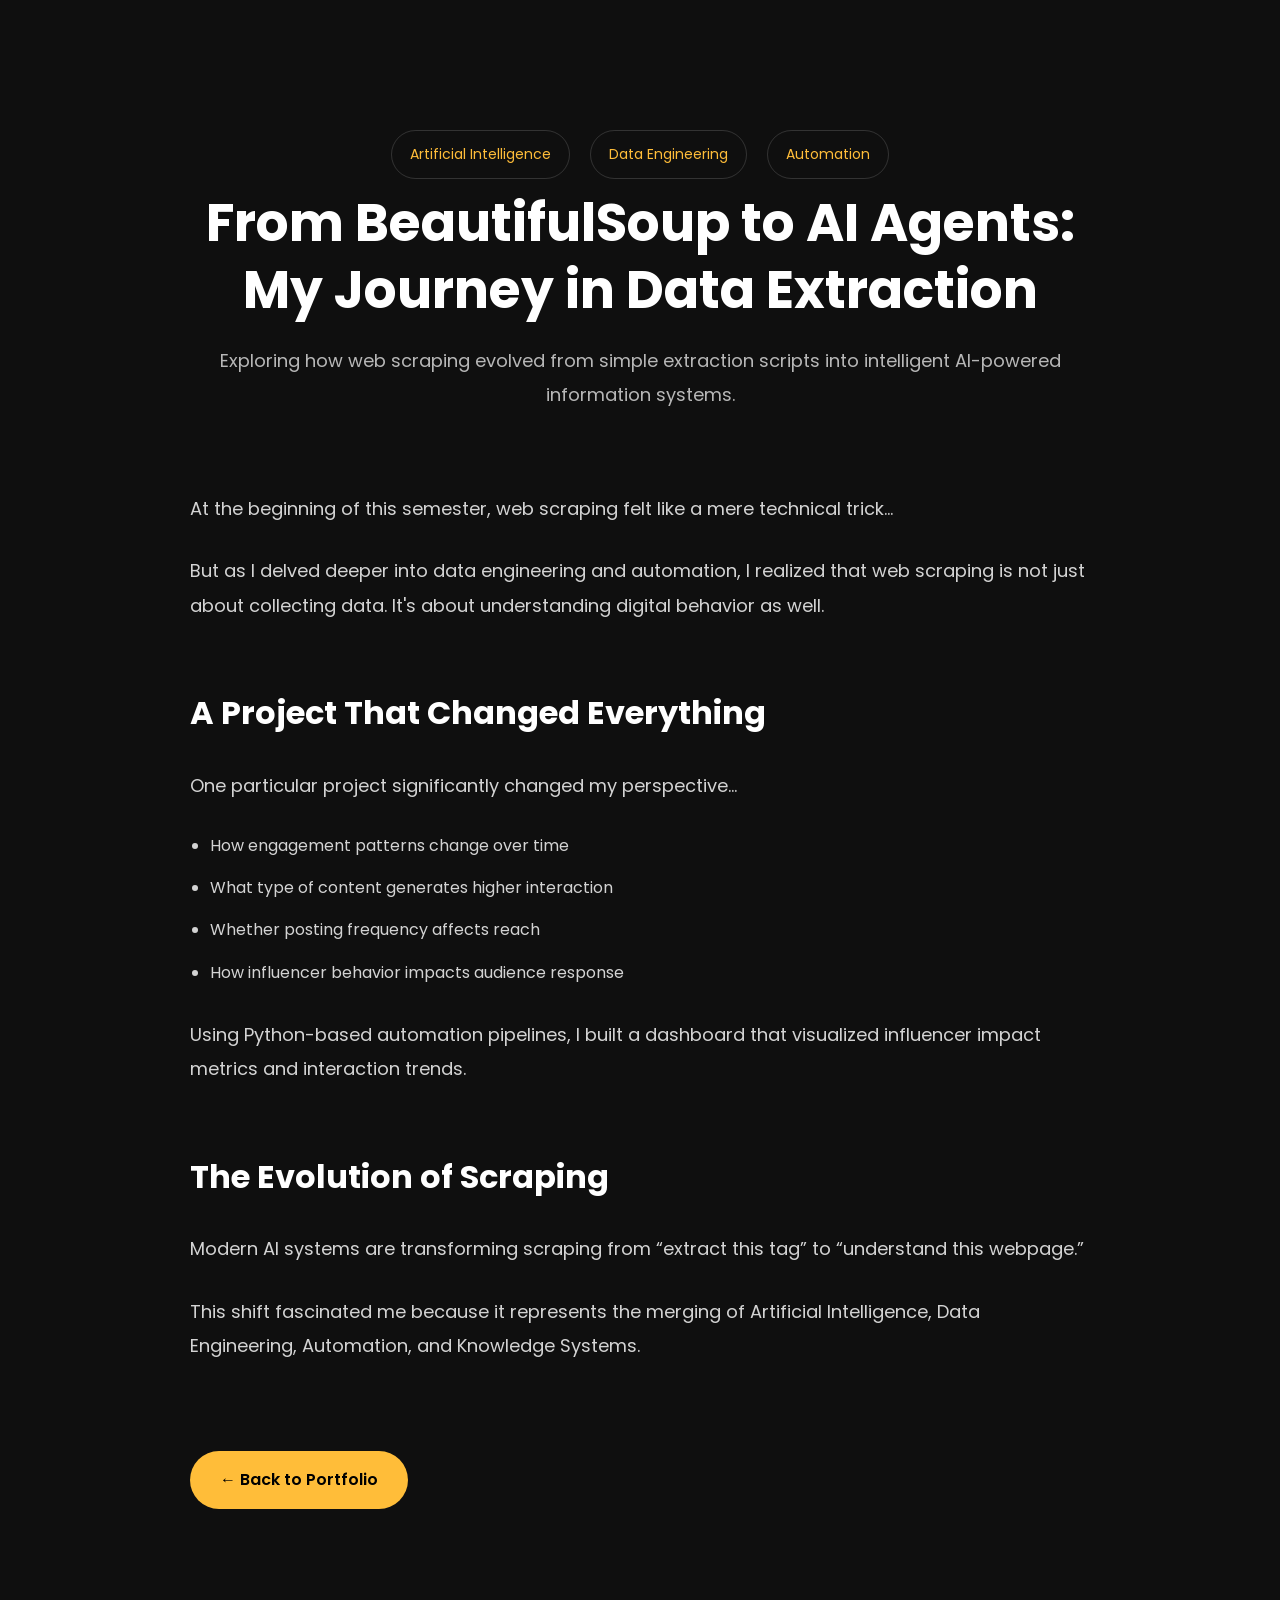
<file: blogs/ai-agents-data-extraction.html>
<!DOCTYPE html>
<html lang="en">
<head>
  <meta charset="UTF-8" />
  <meta name="viewport" content="width=device-width, initial-scale=1.0"/>

  <title>From BeautifulSoup to AI Agents</title>

  <link href="https://fonts.googleapis.com/css?family=Poppins:300,400,500,600,700&display=swap" rel="stylesheet">

  <style>

    *{
      margin:0;
      padding:0;
      box-sizing:border-box;
    }

    body{
      background:#0f0f0f;
      color:white;
      font-family:'Poppins',sans-serif;
      line-height:1.9;
    }

    .container{
      width:90%;
      max-width:900px;
      margin:auto;
    }

    .hero{
      padding:120px 0 80px;
      text-align:center;
    }

    .hero h1{
      font-size:52px;
      line-height:1.3;
      margin-bottom:20px;
      font-weight:700;
    }

    .hero p{
      color:rgba(255,255,255,0.7);
      font-size:18px;
    }

    .tag{
      display:inline-block;
      border:1px solid rgba(255,255,255,0.15);
      padding:10px 18px;
      border-radius:30px;
      margin:10px 8px;
      font-size:14px;
      color:#ffbd39;
    }

    .blog-content{
      padding-bottom:100px;
    }

    .blog-content p{
      margin-bottom:28px;
      color:rgba(255,255,255,0.82);
      font-size:18px;
    }

    .blog-content h2{
      margin-top:60px;
      margin-bottom:25px;
      font-size:32px;
      color:#ffffff;
    }

    .blog-content ul{
      margin-left:20px;
      margin-bottom:30px;
    }

    .blog-content li{
      margin-bottom:12px;
      color:rgba(255,255,255,0.82);
    }

    .back-btn{
      display:inline-block;
      margin-top:60px;
      text-decoration:none;
      color:black;
      background:#ffbd39;
      padding:14px 30px;
      border-radius:40px;
      font-weight:600;
      transition:0.3s ease;
    }

    .back-btn:hover{
      transform:translateY(-5px);
    }

  </style>
</head>

<body>

  <section class="hero">
    <div class="container">

      <div class="tag">Artificial Intelligence</div>
      <div class="tag">Data Engineering</div>
      <div class="tag">Automation</div>

      <h1>
        From BeautifulSoup to AI Agents:
        My Journey in Data Extraction
      </h1>

      <p>
        Exploring how web scraping evolved from simple extraction scripts
        into intelligent AI-powered information systems.
      </p>

    </div>
  </section>

  <section class="blog-content">
    <div class="container">

      <p>
        At the beginning of this semester, web scraping felt like a mere technical trick...
      </p>

      <p>
        But as I delved deeper into data engineering and automation, I realized that web scraping is not just about collecting data. It's about understanding digital behavior as well.
      </p>

      <h2>A Project That Changed Everything</h2>

      <p>
        One particular project significantly changed my perspective...
      </p>

      <ul>
        <li>How engagement patterns change over time</li>
        <li>What type of content generates higher interaction</li>
        <li>Whether posting frequency affects reach</li>
        <li>How influencer behavior impacts audience response</li>
      </ul>

      <p>
        Using Python-based automation pipelines, I built a dashboard that visualized influencer impact metrics and interaction trends.
      </p>

      <h2>The Evolution of Scraping</h2>

      <p>
        Modern AI systems are transforming scraping from “extract this tag” to “understand this webpage.”
      </p>

      <p>
        This shift fascinated me because it represents the merging of Artificial Intelligence, Data Engineering, Automation, and Knowledge Systems.
      </p>

      <a href="../index.html#blog-section" class="back-btn">
        ← Back to Portfolio
      </a>

    </div>
  </section>

</body>
</html>
</file>
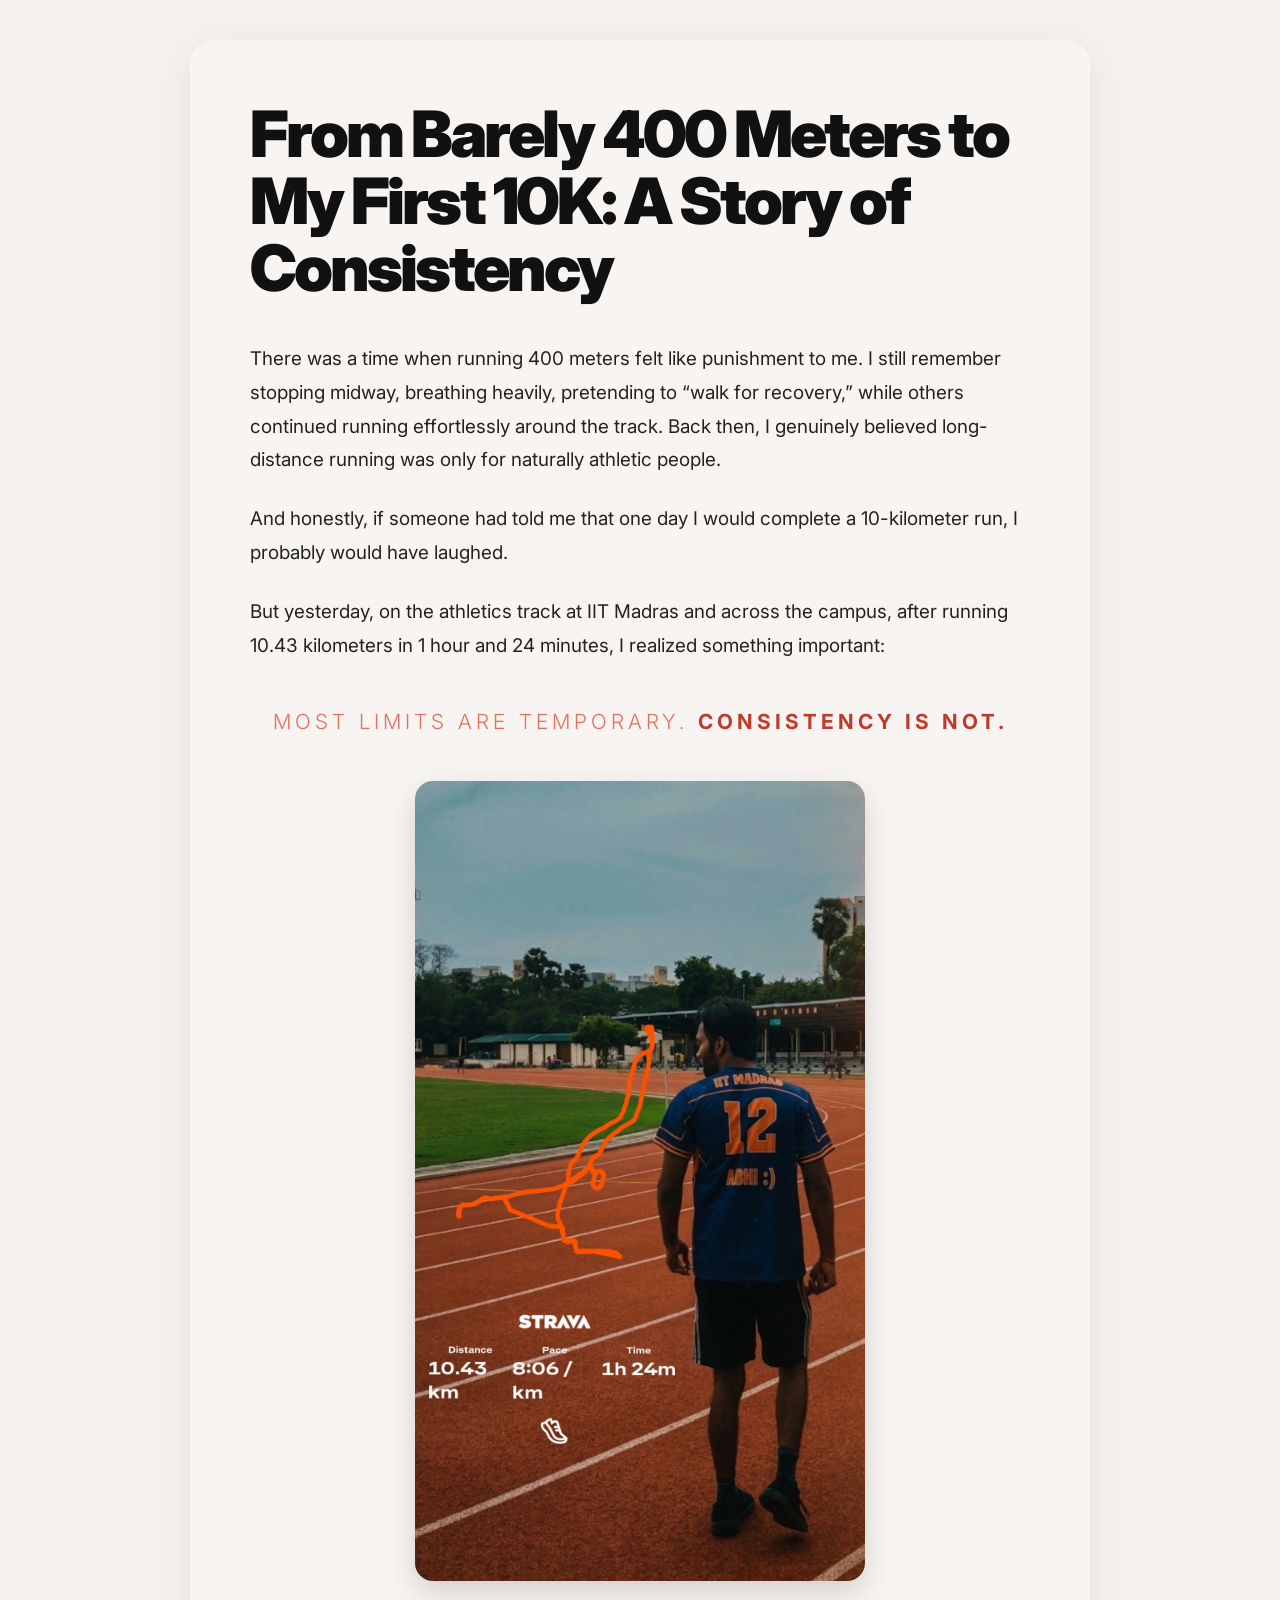
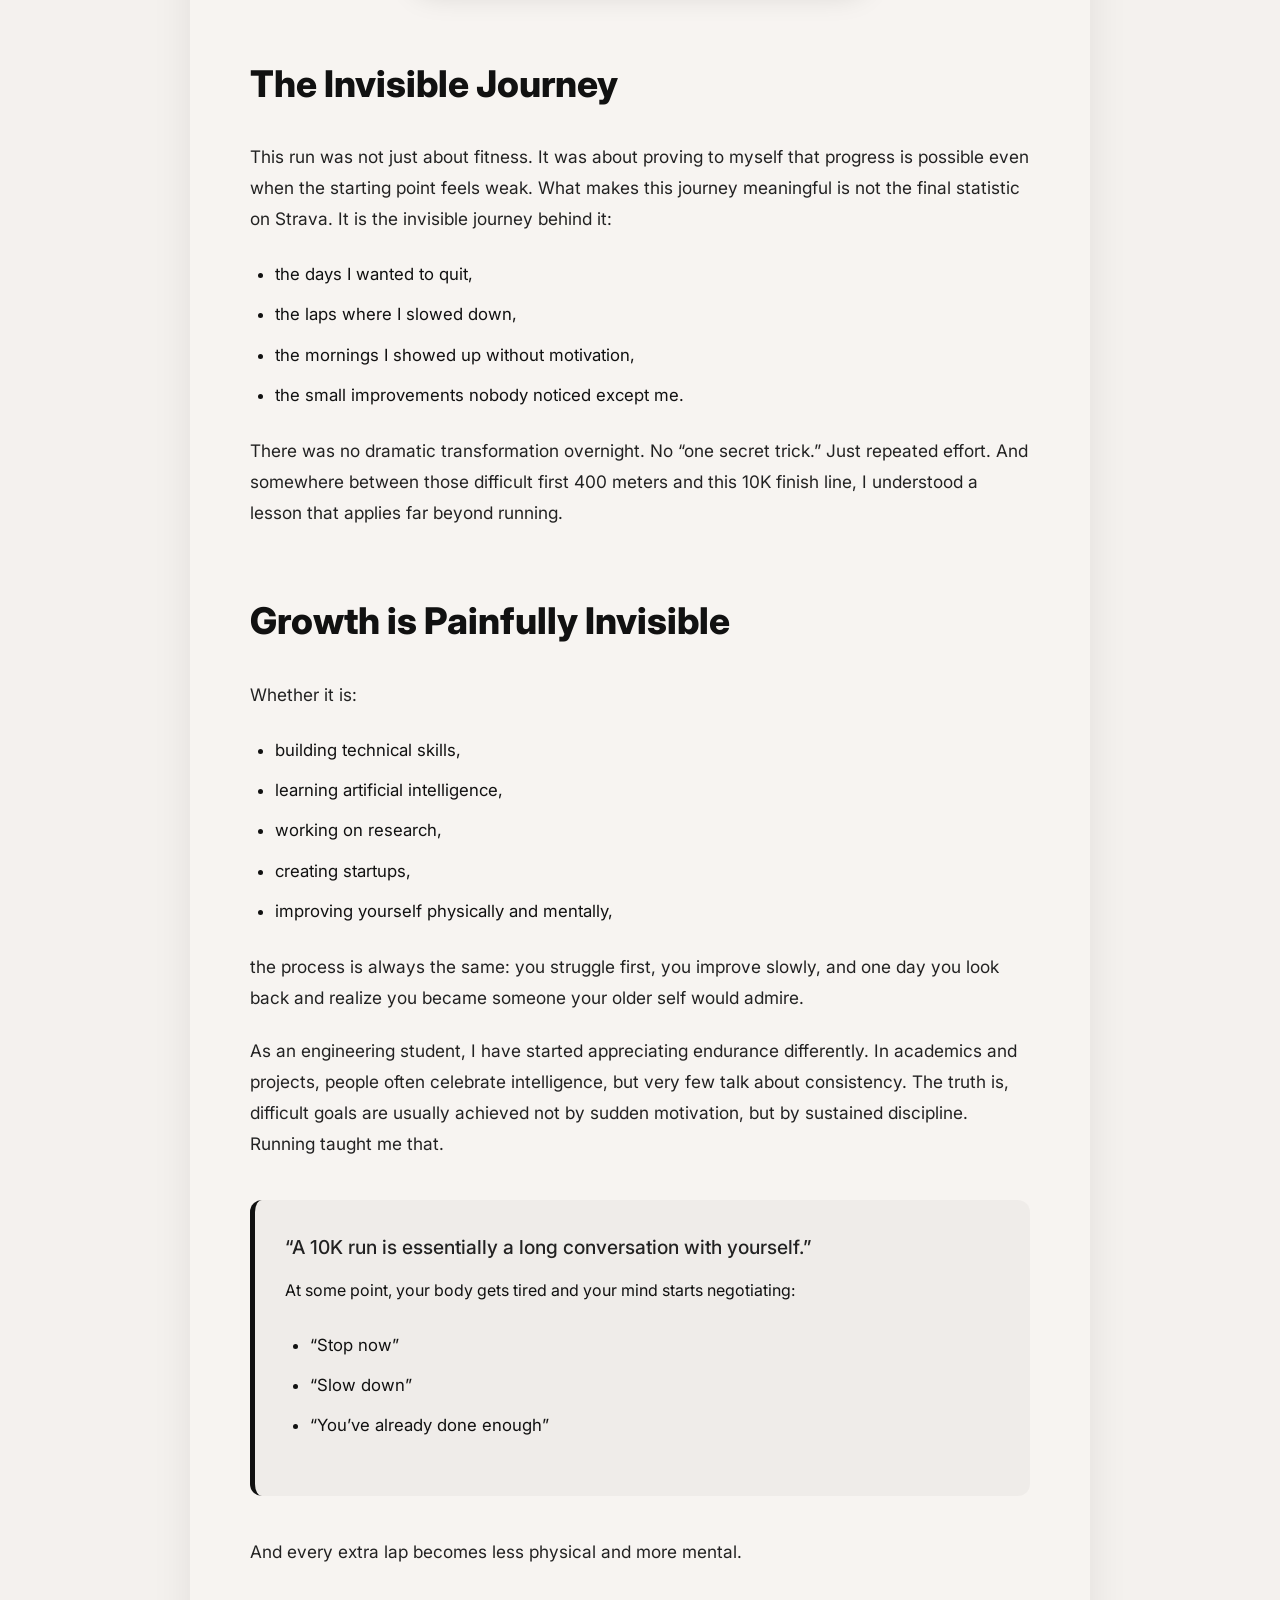
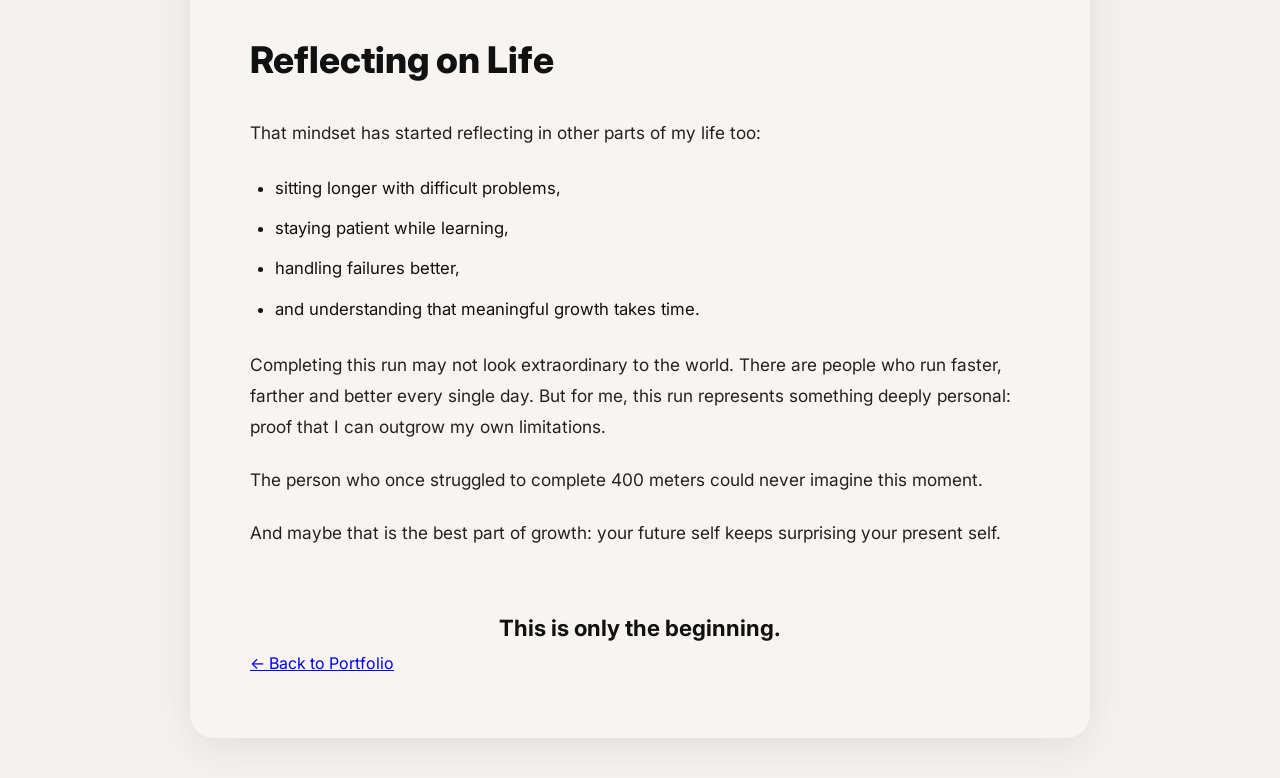
<file: blogs/my-first-10k.html>
<!DOCTYPE html>
<html lang="en">
<head>
  <meta charset="UTF-8" />
  <meta name="viewport" content="width=device-width, initial-scale=1.0" />
  <title>From Barely 400 Meters to My First 10K</title>
  <link rel="preconnect" href="https://fonts.googleapis.com">
  <link rel="preconnect" href="https://fonts.gstatic.com" crossorigin>
  <link href="https://fonts.googleapis.com/css2?family=Inter:wght@300;400;500;700;800;900&display=swap" rel="stylesheet">

  <style>
    * {
      margin: 0;
      padding: 0;
      box-sizing: border-box;
    }

    body {
      font-family: 'Inter', sans-serif;
      background: #f4f1ee;
      color: #111;
      line-height: 1.8;
      padding: 40px 20px;
    }

    .container {
      max-width: 900px;
      margin: auto;
      background: #f7f4f1;
      padding: 60px;
      border-radius: 24px;
      box-shadow: 0 10px 40px rgba(0,0,0,0.08);
    }

    .title {
      font-size: 4rem;
      line-height: 1.05;
      font-weight: 900;
      letter-spacing: -3px;
      margin-bottom: 40px;
    }

    .intro {
      font-size: 1.18rem;
      color: #222;
      margin-bottom: 25px;
    }

    .highlight {
      text-align: center;
      margin: 40px 0;
      font-size: 1.3rem;
      letter-spacing: 4px;
      text-transform: uppercase;
      color: #e56f61;
      font-weight: 300;
    }

    .highlight span {
      font-weight: 700;
      color: #c0392b;
    }

    .image-wrapper {
      display: flex;
      justify-content: center;
      margin: 40px 0 70px;
    }

    .image-wrapper img {
      width: 100%;
      max-width: 450px;
      border-radius: 18px;
      object-fit: cover;
      box-shadow: 0 12px 30px rgba(0,0,0,0.15);
    }

    h2 {
      font-size: 2.3rem;
      margin-bottom: 24px;
      margin-top: 60px;
      font-weight: 800;
    }

    p {
      margin-bottom: 22px;
      font-size: 1.08rem;
      color: #222;
    }

    .list {
      margin: 25px 0;
      padding-left: 25px;
    }

    .list li {
      margin-bottom: 10px;
      font-size: 1.05rem;
    }

    .quote-box {
      margin: 40px 0;
      padding: 30px;
      border-left: 5px solid #111;
      background: rgba(0,0,0,0.03);
      border-radius: 12px;
    }

    .quote-box p {
      font-size: 1.2rem;
      font-weight: 500;
      margin-bottom: 12px;
    }

    .ending {
      margin-top: 60px;
      text-align: center;
      font-size: 1.4rem;
      font-weight: 700;
    }

    @media (max-width: 768px) {
      .container {
        padding: 30px;
      }

      .title {
        font-size: 2.5rem;
        letter-spacing: -1px;
      }

      h2 {
        font-size: 1.8rem;
      }

      p {
        font-size: 1rem;
      }

      .highlight {
        font-size: 1rem;
        letter-spacing: 2px;
      }
    }
  </style>
</head>
<body>

  <div class="container">

    <h1 class="title">
      From Barely 400 Meters to My First 10K: A Story of Consistency
    </h1>

    <p class="intro">
      There was a time when running 400 meters felt like punishment to me. I still remember stopping midway, breathing heavily, pretending to “walk for recovery,” while others continued running effortlessly around the track. Back then, I genuinely believed long-distance running was only for naturally athletic people.
    </p>

    <p class="intro">
      And honestly, if someone had told me that one day I would complete a 10-kilometer run, I probably would have laughed.
    </p>

    <p class="intro">
      But yesterday, on the athletics track at IIT Madras and across the campus, after running 10.43 kilometers in 1 hour and 24 minutes, I realized something important:
    </p>

    <div class="highlight">
      MOST LIMITS ARE TEMPORARY. <span>CONSISTENCY IS NOT.</span>
    </div>

    <div class="image-wrapper">
      <img src="../images/blog-10krun.webp"/>
    </div>

    <h2>The Invisible Journey</h2>

    <p>
      This run was not just about fitness. It was about proving to myself that progress is possible even when the starting point feels weak. What makes this journey meaningful is not the final statistic on Strava. It is the invisible journey behind it:
    </p>

    <ul class="list">
      <li>the days I wanted to quit,</li>
      <li>the laps where I slowed down,</li>
      <li>the mornings I showed up without motivation,</li>
      <li>the small improvements nobody noticed except me.</li>
    </ul>

    <p>
      There was no dramatic transformation overnight. No “one secret trick.” Just repeated effort. And somewhere between those difficult first 400 meters and this 10K finish line, I understood a lesson that applies far beyond running.
    </p>

    <h2>Growth is Painfully Invisible</h2>

    <p>
      Whether it is:
    </p>

    <ul class="list">
      <li>building technical skills,</li>
      <li>learning artificial intelligence,</li>
      <li>working on research,</li>
      <li>creating startups,</li>
      <li>improving yourself physically and mentally,</li>
    </ul>

    <p>
      the process is always the same: you struggle first, you improve slowly, and one day you look back and realize you became someone your older self would admire.
    </p>

    <p>
      As an engineering student, I have started appreciating endurance differently. In academics and projects, people often celebrate intelligence, but very few talk about consistency. The truth is, difficult goals are usually achieved not by sudden motivation, but by sustained discipline. Running taught me that.
    </p>

    <div class="quote-box">
      <p>“A 10K run is essentially a long conversation with yourself.”</p>
      <span>
        At some point, your body gets tired and your mind starts negotiating:
      </span>

      <ul class="list">
        <li>“Stop now”</li>
        <li>“Slow down”</li>
        <li>“You’ve already done enough”</li>
      </ul>
    </div>

    <p>
      And every extra lap becomes less physical and more mental.
    </p>

    <h2>Reflecting on Life</h2>

    <p>
      That mindset has started reflecting in other parts of my life too:
    </p>

    <ul class="list">
      <li>sitting longer with difficult problems,</li>
      <li>staying patient while learning,</li>
      <li>handling failures better,</li>
      <li>and understanding that meaningful growth takes time.</li>
    </ul>

    <p>
      Completing this run may not look extraordinary to the world. There are people who run faster, farther and better every single day. But for me, this run represents something deeply personal: proof that I can outgrow my own limitations.
    </p>

    <p>
      The person who once struggled to complete 400 meters could never imagine this moment.
    </p>

    <p>
      And maybe that is the best part of growth: your future self keeps surprising your present self.
    </p>

    <div class="ending">
      This is only the beginning.
    </div>
     <a href="../index.html#blog-section" class="back-btn">
        ← Back to Portfolio
      </a>
  </div>

</body>
</html>
</file>
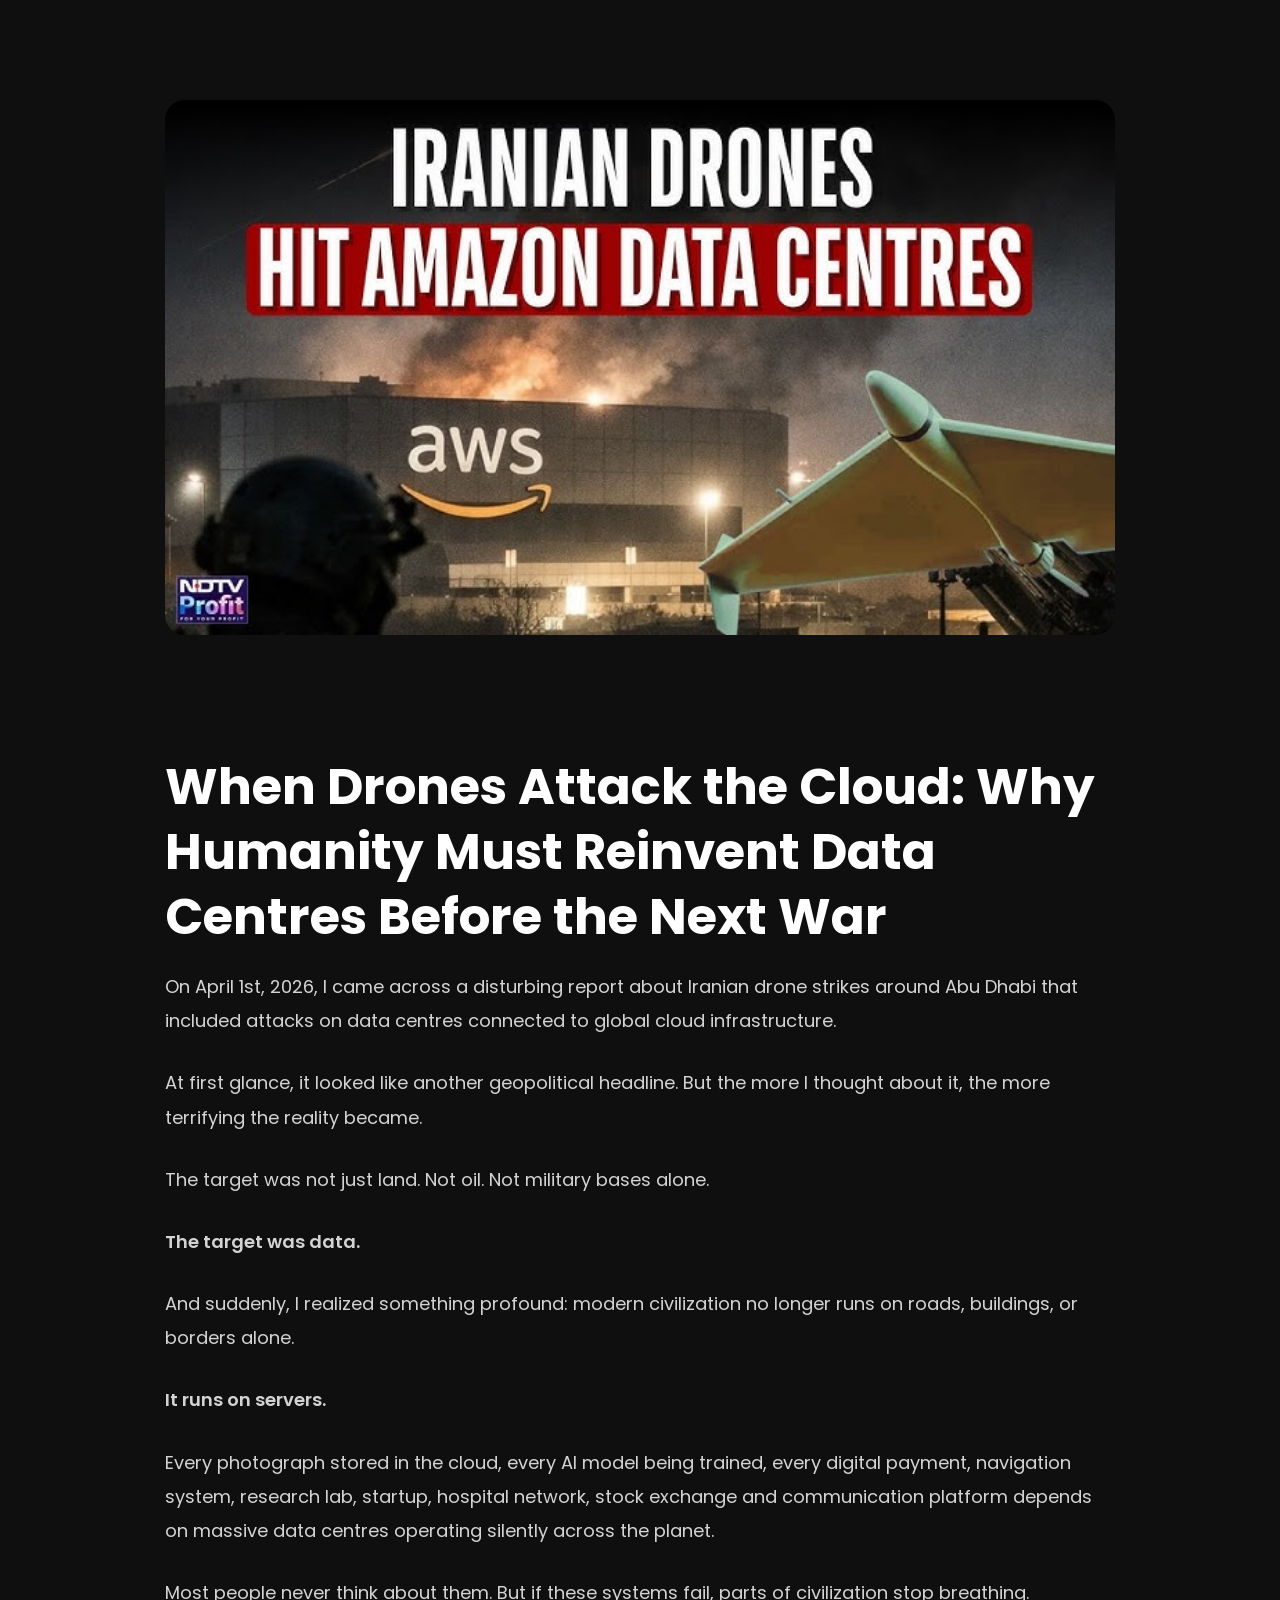
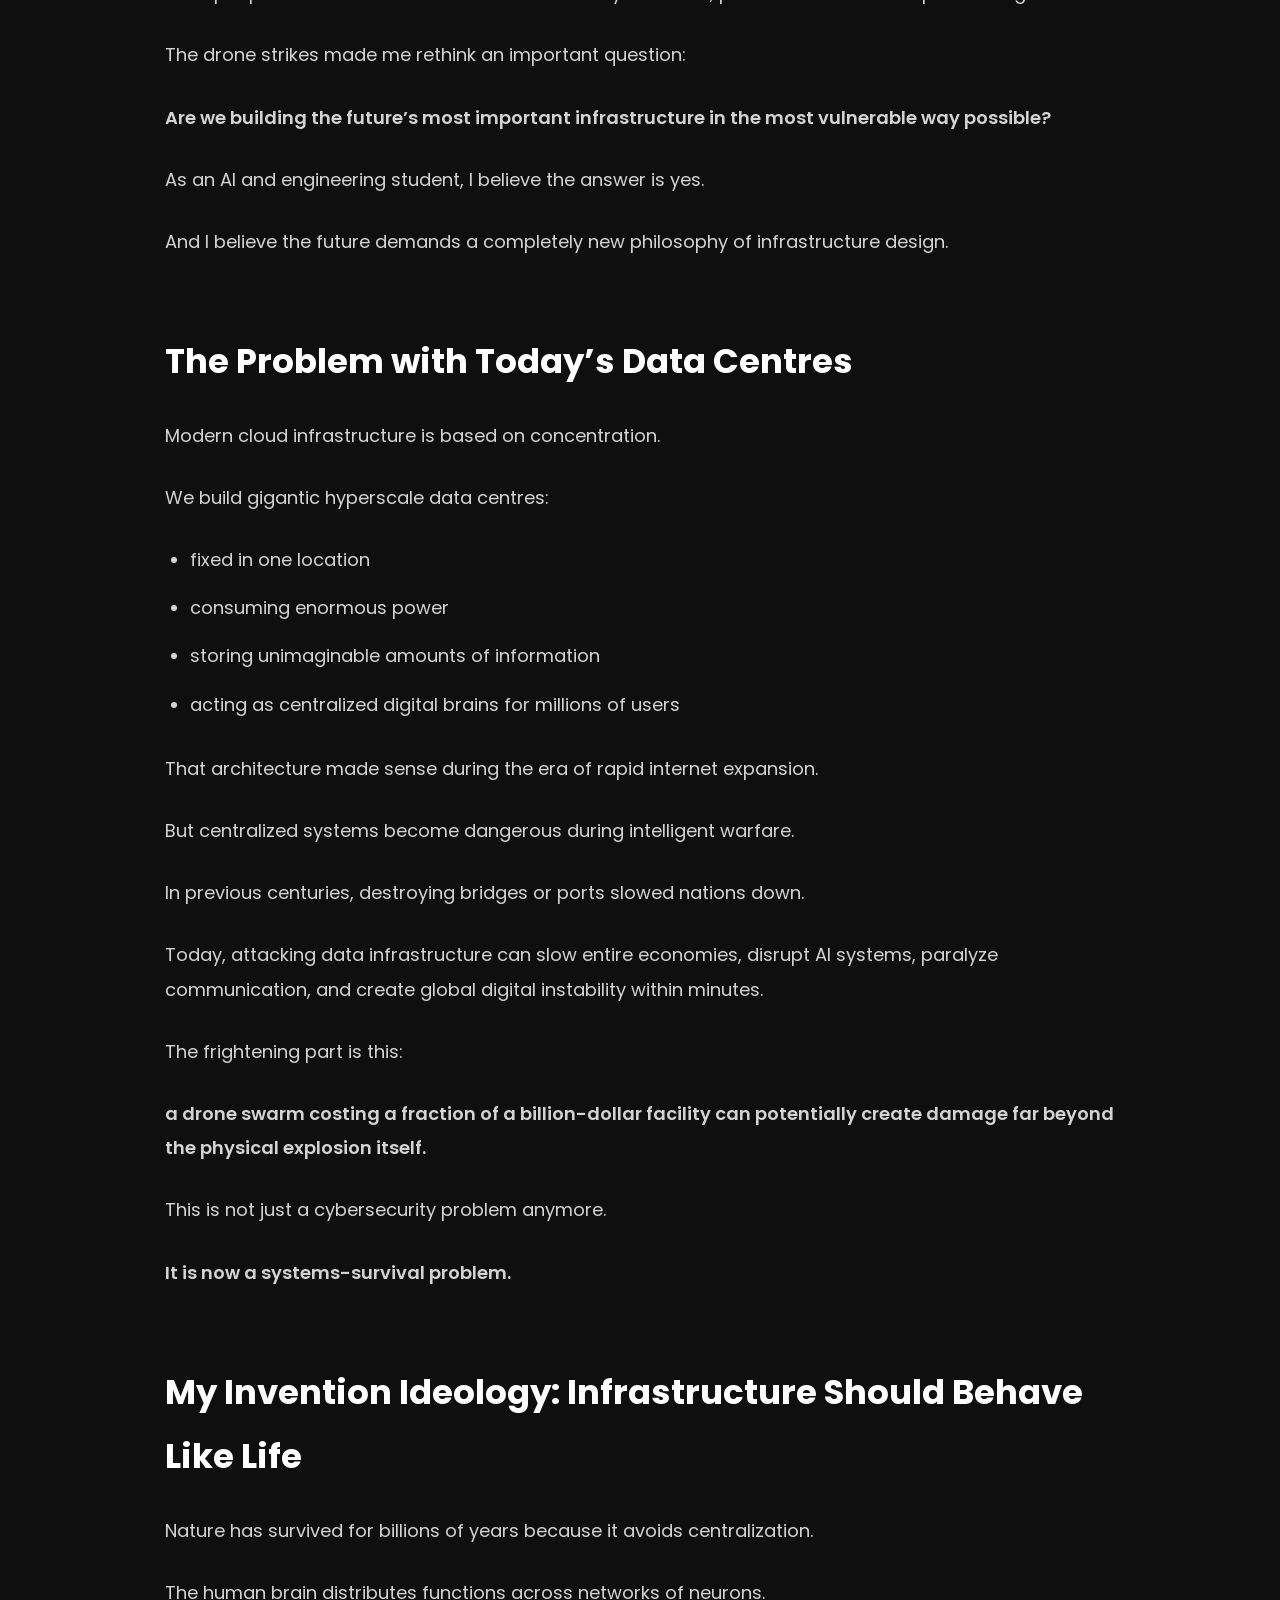
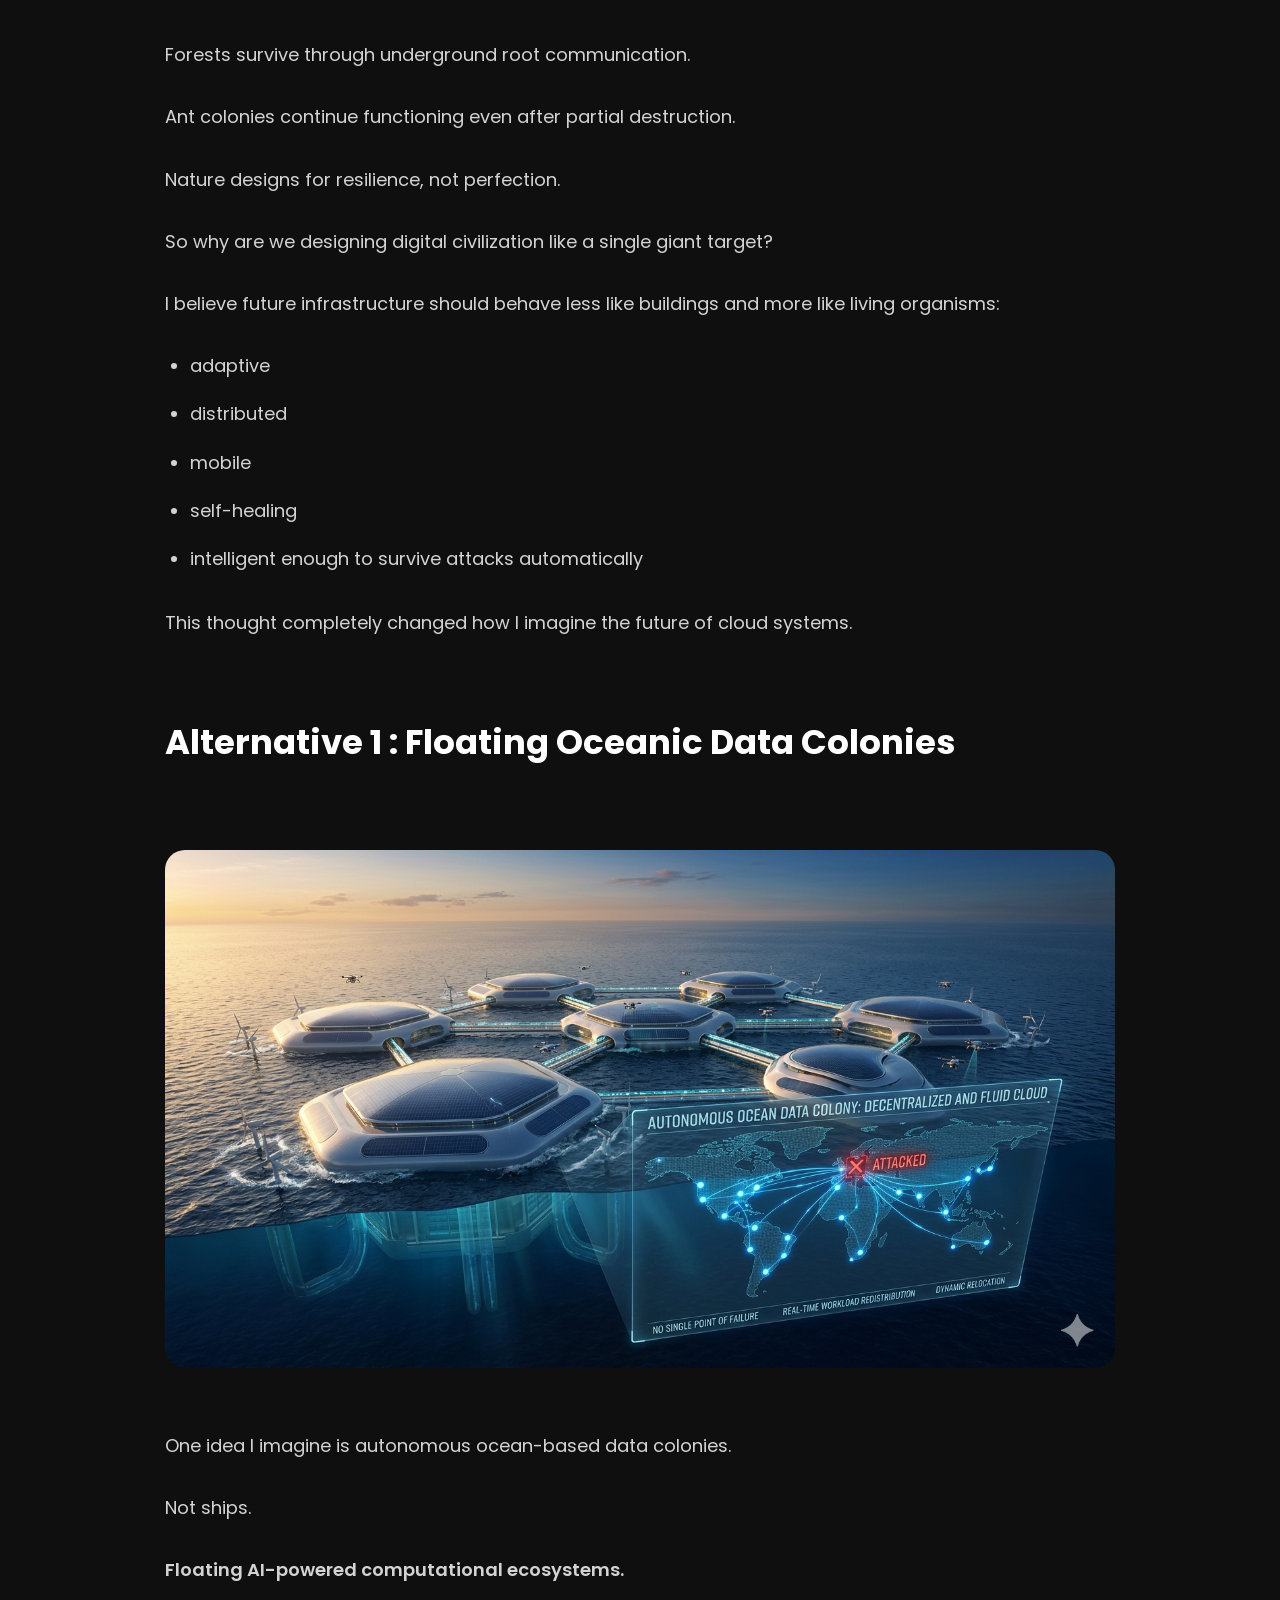
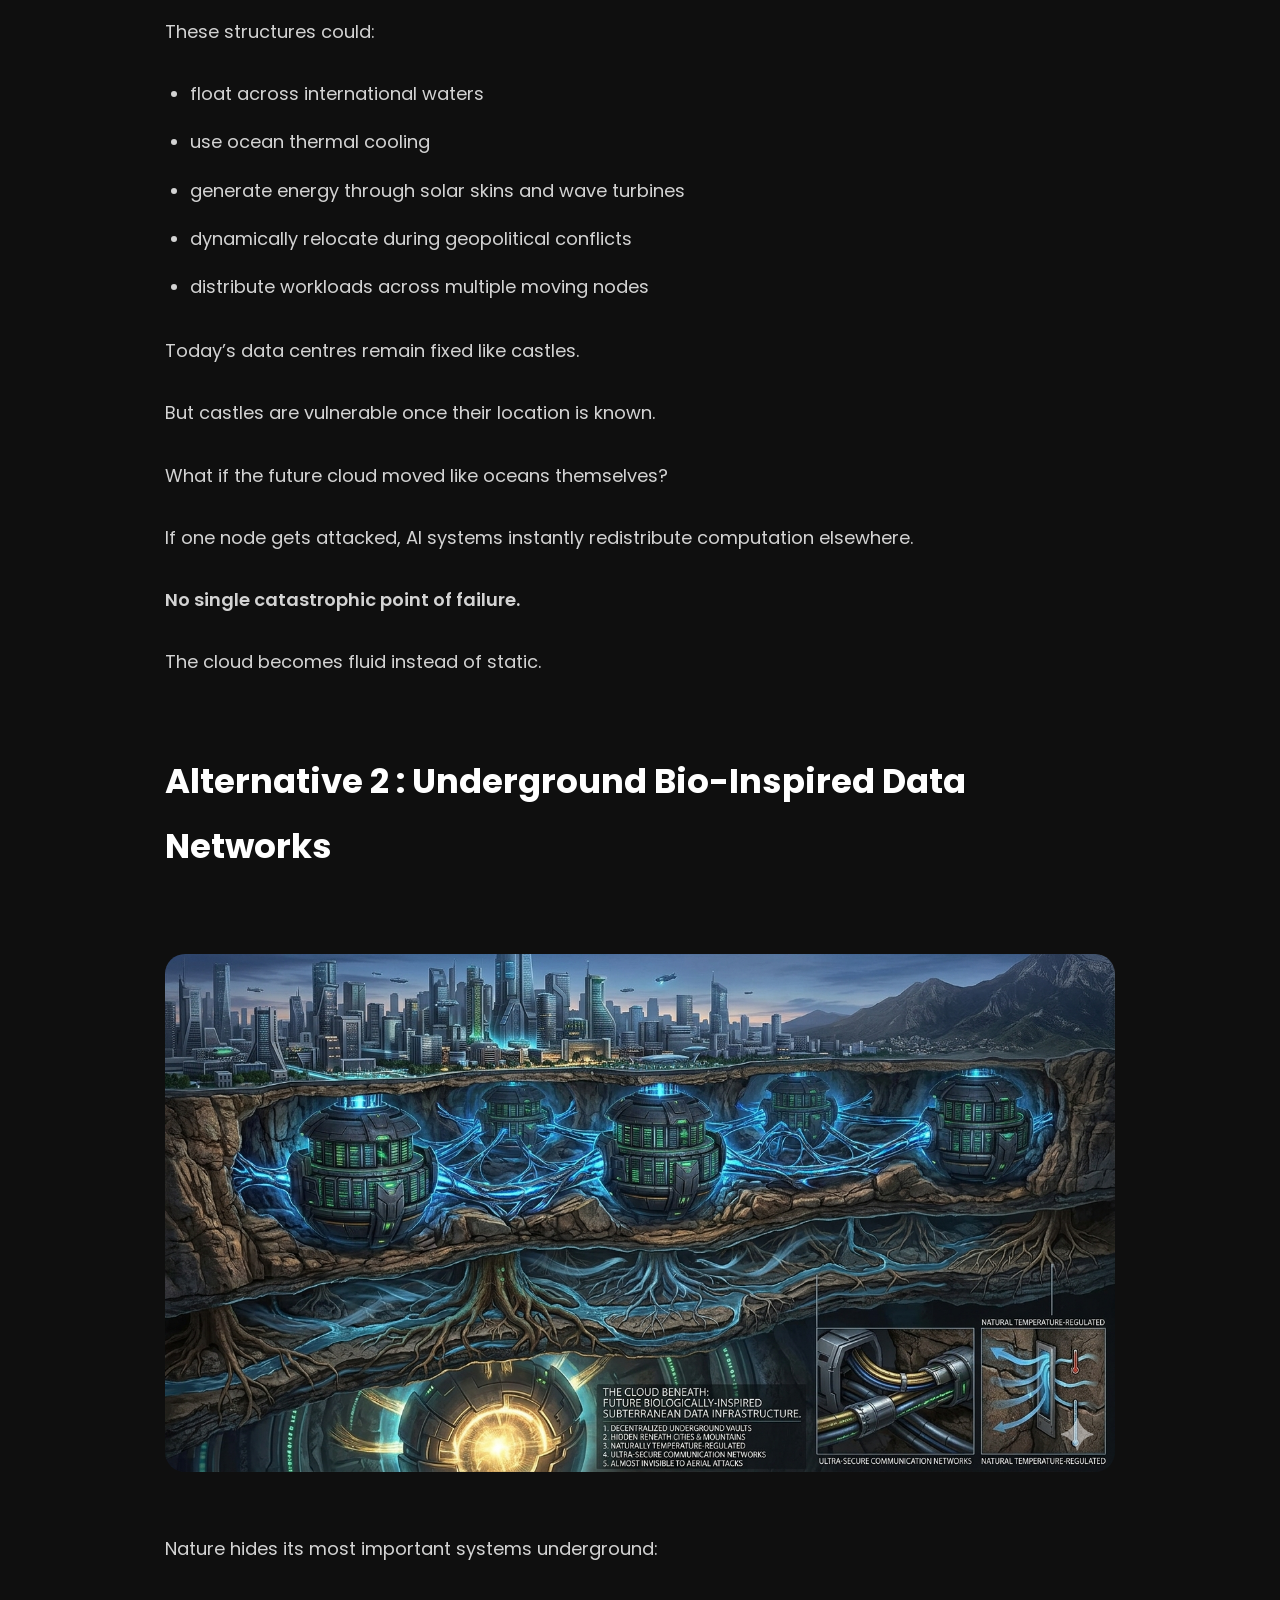
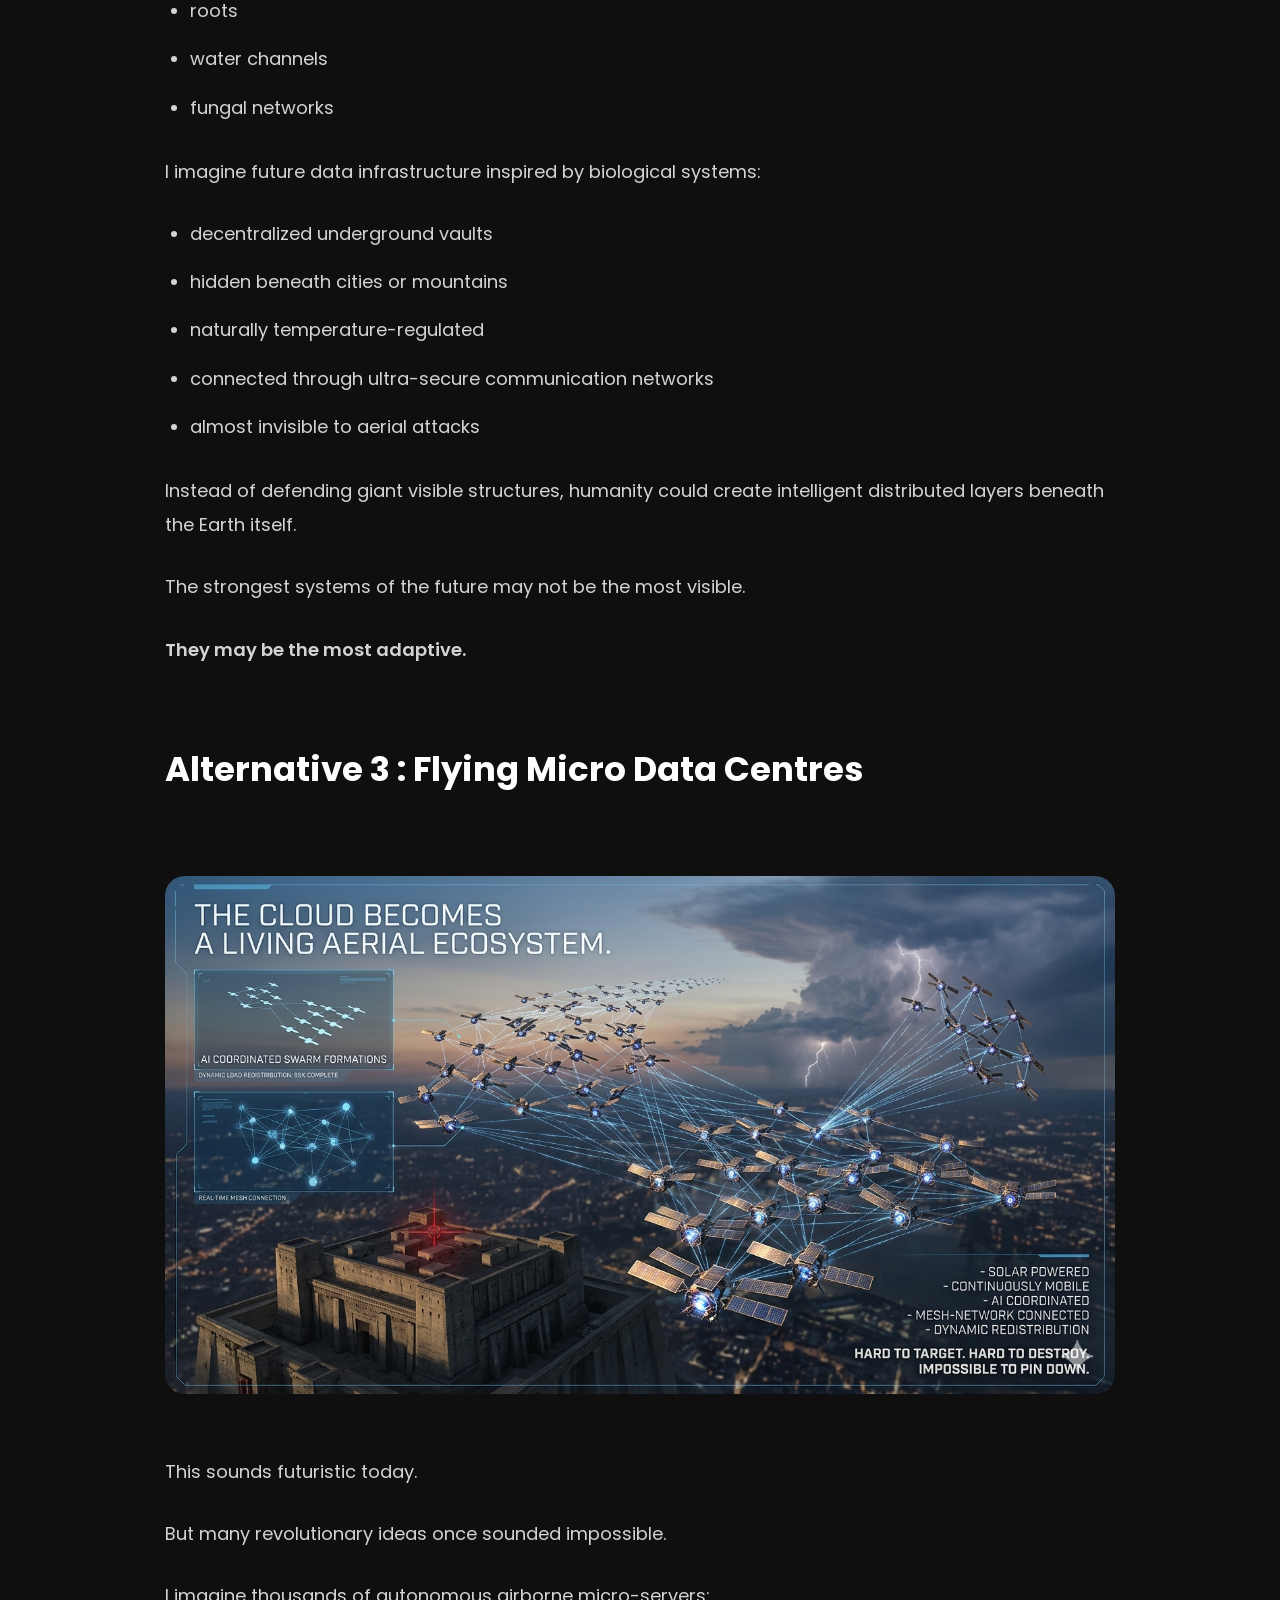
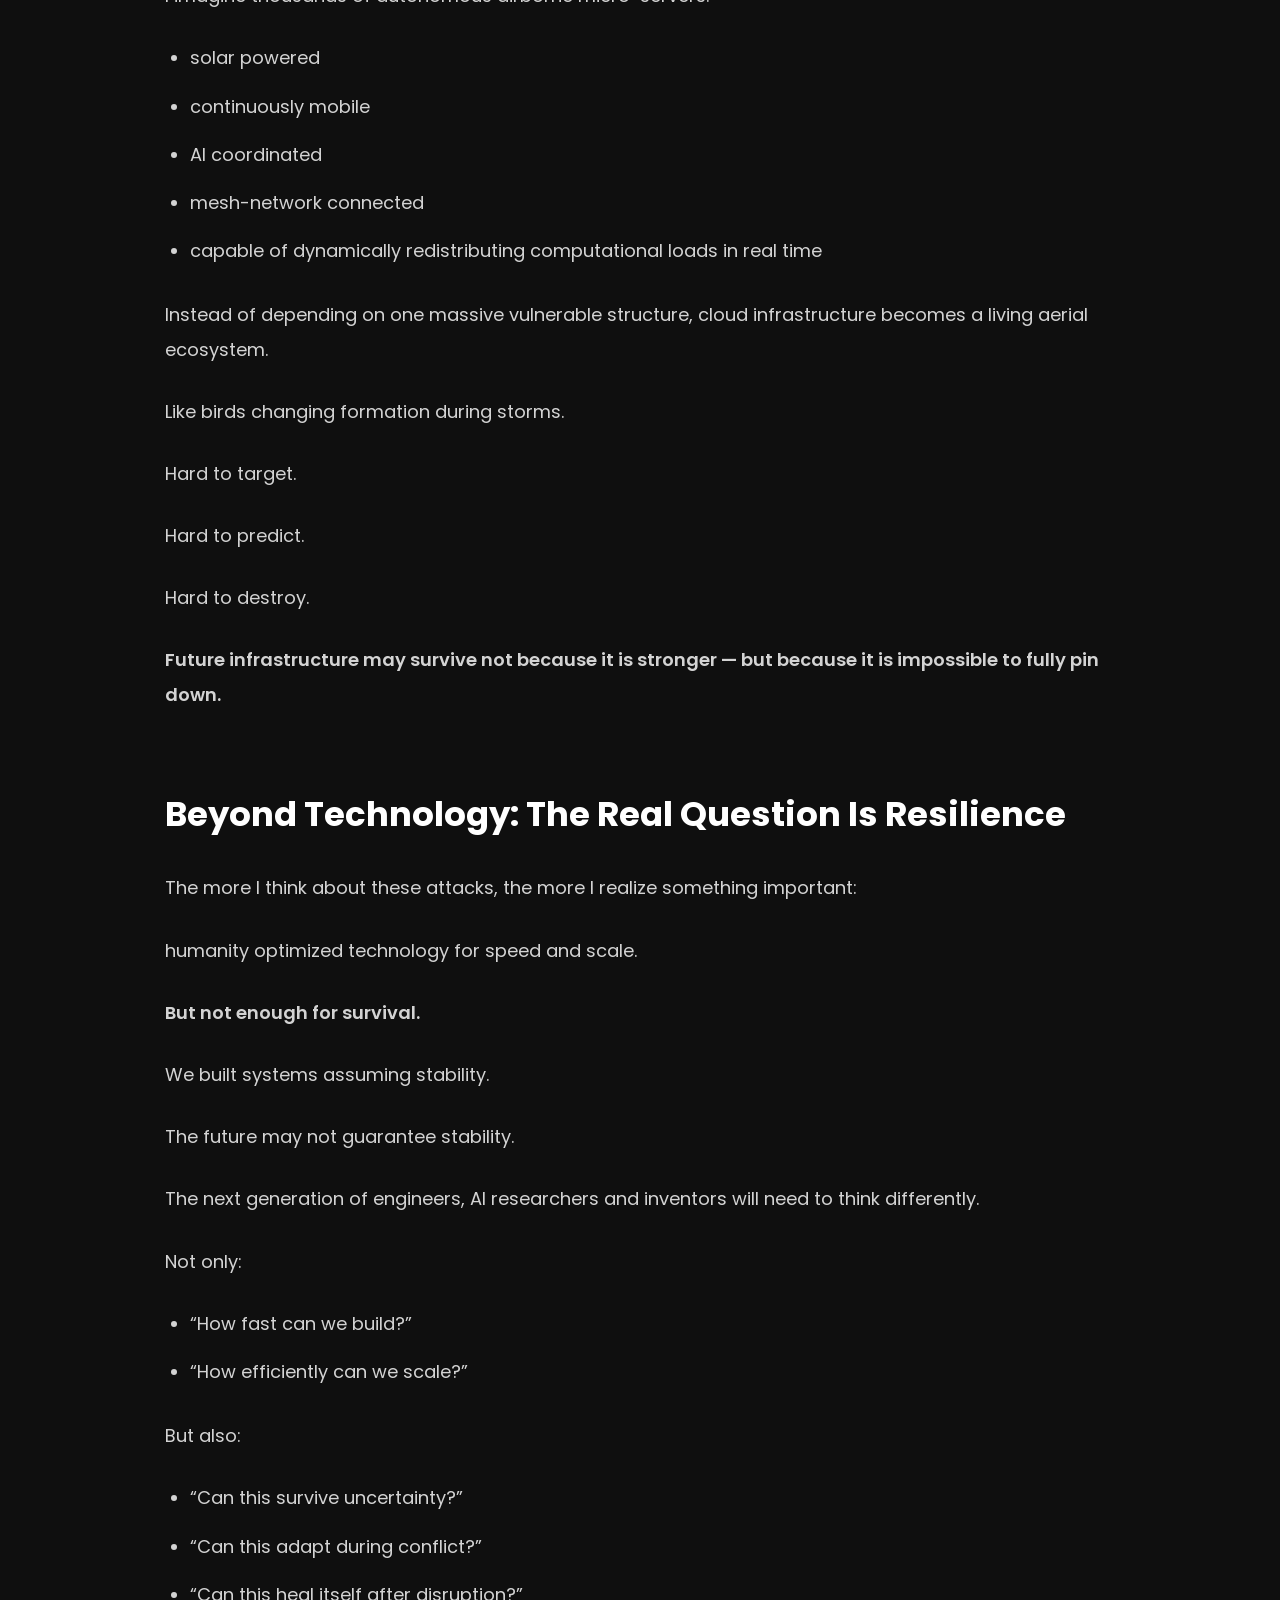
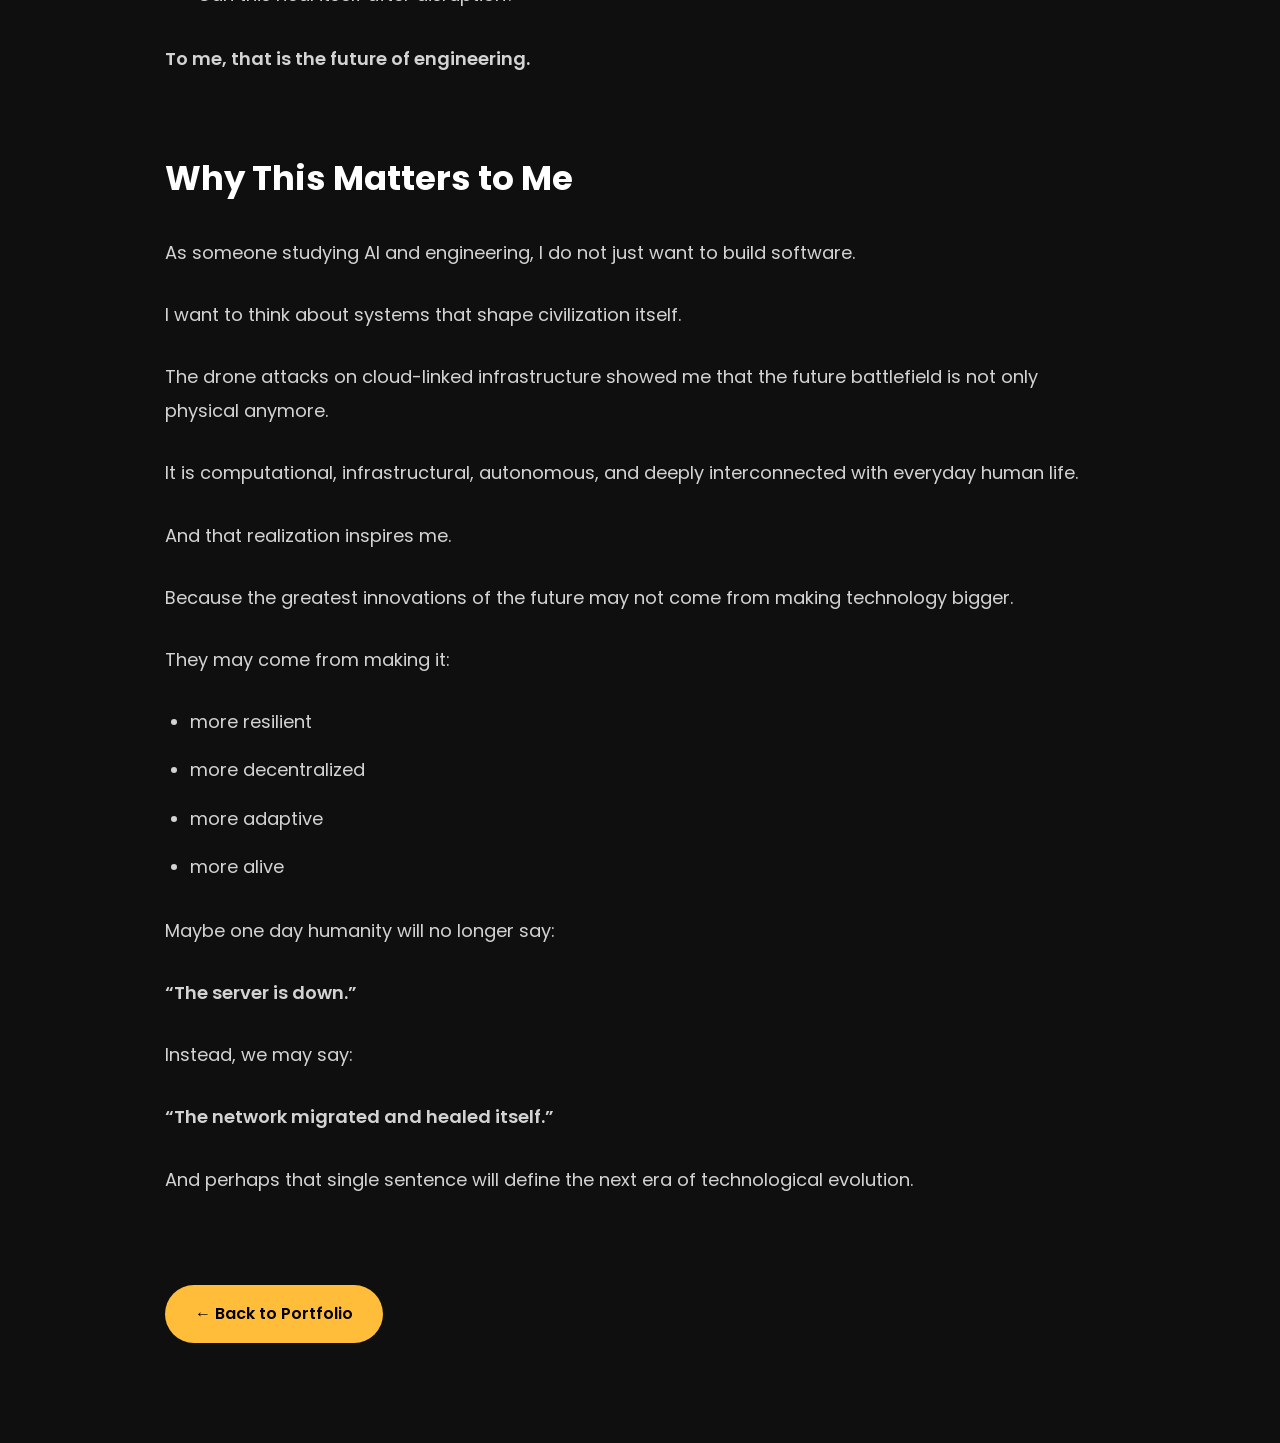
<file: blogs/resilient-data-centres.html>
<!DOCTYPE html>
<html lang="en">

<head>

  <meta charset="UTF-8" />
  <meta name="viewport" content="width=device-width, initial-scale=1.0" />

  <title>When Drones Attack the Cloud</title>

  <link href="https://fonts.googleapis.com/css?family=Poppins:300,400,500,600,700&display=swap" rel="stylesheet">

  <style>

    *{
      margin:0;
      padding:0;
      box-sizing:border-box;
    }

    body{
      background:#0f0f0f;
      color:white;
      font-family:'Poppins',sans-serif;
      line-height:1.9;
    }

    .container{
      width:90%;
      max-width:950px;
      margin:auto;
    }

    .hero{
      padding:100px 0 60px;
      text-align:center;
    }

    .hero-image{
      width:100%;
      border-radius:20px;
      margin-bottom:50px;
    }

    .mid-image{
      width:100%;
      border-radius:20px;
      margin:50px 0;
    }

    .blog-content{
      padding-bottom:100px;
    }

    .blog-content h1{
      font-size:50px;
      line-height:1.3;
      margin-bottom:20px;
      font-weight:700;
    }

    .blog-content h2{
      font-size:34px;
      margin-top:70px;
      margin-bottom:25px;
      color:#ffffff;
    }

    .blog-content p{
      font-size:18px;
      color:rgba(255,255,255,0.82);
      margin-bottom:28px;
    }

    .blog-content ul{
      margin-left:25px;
      margin-bottom:30px;
    }

    .blog-content li{
      margin-bottom:14px;
      color:rgba(255,255,255,0.82);
      font-size:18px;
    }

    .highlight{
      color:#ffbd39;
      font-weight:600;
    }

    .back-btn{
      display:inline-block;
      margin-top:60px;
      text-decoration:none;
      color:black;
      background:#ffbd39;
      padding:14px 30px;
      border-radius:40px;
      font-weight:600;
      transition:0.3s ease;
    }

    .back-btn:hover{
      transform:translateY(-5px);
    }

  </style>

</head>

<body>

  <section class="hero">

    <div class="container">

      <img src="../images/blog-datacenter.jpg" 
           alt="Resilient Data Infrastructure"
           class="hero-image">

    </div>

  </section>


  <section class="blog-content">

    <div class="container">

      <h1>
        When Drones Attack the Cloud:
        Why Humanity Must Reinvent Data Centres Before the Next War
      </h1>

      <p>
        On April 1st, 2026, I came across a disturbing report about Iranian drone strikes around Abu Dhabi that included attacks on data centres connected to global cloud infrastructure.
      </p>

      <p>
        At first glance, it looked like another geopolitical headline. But the more I thought about it, the more terrifying the reality became.
      </p>

      <p>
        The target was not just land. Not oil. Not military bases alone.
      </p>

      <p class="highlight">
        The target was data.
      </p>

      <p>
        And suddenly, I realized something profound: modern civilization no longer runs on roads, buildings, or borders alone.
      </p>

      <p class="highlight">
        It runs on servers.
      </p>

      <p>
        Every photograph stored in the cloud, every AI model being trained, every digital payment, navigation system, research lab, startup, hospital network, stock exchange and communication platform depends on massive data centres operating silently across the planet.
      </p>

      <p>
        Most people never think about them. But if these systems fail, parts of civilization stop breathing.
      </p>

      <p>
        The drone strikes made me rethink an important question:
      </p>

      <p class="highlight">
        Are we building the future’s most important infrastructure in the most vulnerable way possible?
      </p>

      <p>
        As an AI and engineering student, I believe the answer is yes.
      </p>

      <p>
        And I believe the future demands a completely new philosophy of infrastructure design.
      </p>


      <h2>The Problem with Today’s Data Centres</h2>

      <p>
        Modern cloud infrastructure is based on concentration.
      </p>

      <p>
        We build gigantic hyperscale data centres:
      </p>

      <ul>
        <li>fixed in one location</li>
        <li>consuming enormous power</li>
        <li>storing unimaginable amounts of information</li>
        <li>acting as centralized digital brains for millions of users</li>
      </ul>

      <p>
        That architecture made sense during the era of rapid internet expansion.
      </p>

      <p>
        But centralized systems become dangerous during intelligent warfare.
      </p>

      <p>
        In previous centuries, destroying bridges or ports slowed nations down.
      </p>

      <p>
        Today, attacking data infrastructure can slow entire economies, disrupt AI systems, paralyze communication, and create global digital instability within minutes.
      </p>

      <p>
        The frightening part is this:
      </p>

      <p class="highlight">
        a drone swarm costing a fraction of a billion-dollar facility can potentially create damage far beyond the physical explosion itself.
      </p>

      <p>
        This is not just a cybersecurity problem anymore.
      </p>

      <p class="highlight">
        It is now a systems-survival problem.
      </p>


      <h2>My Invention Ideology: Infrastructure Should Behave Like Life</h2>

      <p>
        Nature has survived for billions of years because it avoids centralization.
      </p>

      <p>
        The human brain distributes functions across networks of neurons.
      </p>

      <p>
        Forests survive through underground root communication.
      </p>

      <p>
        Ant colonies continue functioning even after partial destruction.
      </p>

      <p>
        Nature designs for resilience, not perfection.
      </p>

      <p>
        So why are we designing digital civilization like a single giant target?
      </p>

      <p>
        I believe future infrastructure should behave less like buildings and more like living organisms:
      </p>

      <ul>
        <li>adaptive</li>
        <li>distributed</li>
        <li>mobile</li>
        <li>self-healing</li>
        <li>intelligent enough to survive attacks automatically</li>
      </ul>

      <p>
        This thought completely changed how I imagine the future of cloud systems.
      </p>


      <h2>Alternative 1 : Floating Oceanic Data Colonies</h2>

      <img src="../images/blog-attack-water.png"
           alt="Floating Oceanic Data Colonies"
           class="mid-image">

      <p>
        One idea I imagine is autonomous ocean-based data colonies.
      </p>

      <p>
        Not ships.
      </p>

      <p class="highlight">
        Floating AI-powered computational ecosystems.
      </p>

      <p>
        These structures could:
      </p>

      <ul>
        <li>float across international waters</li>
        <li>use ocean thermal cooling</li>
        <li>generate energy through solar skins and wave turbines</li>
        <li>dynamically relocate during geopolitical conflicts</li>
        <li>distribute workloads across multiple moving nodes</li>
      </ul>

      <p>
        Today’s data centres remain fixed like castles.
      </p>

      <p>
        But castles are vulnerable once their location is known.
      </p>

      <p>
        What if the future cloud moved like oceans themselves?
      </p>

      <p>
        If one node gets attacked, AI systems instantly redistribute computation elsewhere.
      </p>

      <p class="highlight">
        No single catastrophic point of failure.
      </p>

      <p>
        The cloud becomes fluid instead of static.
      </p>


      <h2>Alternative 2 : Underground Bio-Inspired Data Networks</h2>

      <img src="../images/blog-root.png"
           alt="Underground Bio Inspired Networks"
           class="mid-image">

      <p>
        Nature hides its most important systems underground:
      </p>

      <ul>
        <li>roots</li>
        <li>water channels</li>
        <li>fungal networks</li>
      </ul>

      <p>
        I imagine future data infrastructure inspired by biological systems:
      </p>

      <ul>
        <li>decentralized underground vaults</li>
        <li>hidden beneath cities or mountains</li>
        <li>naturally temperature-regulated</li>
        <li>connected through ultra-secure communication networks</li>
        <li>almost invisible to aerial attacks</li>
      </ul>

      <p>
        Instead of defending giant visible structures, humanity could create intelligent distributed layers beneath the Earth itself.
      </p>

      <p>
        The strongest systems of the future may not be the most visible.
      </p>

      <p class="highlight">
        They may be the most adaptive.
      </p>


      <h2>Alternative 3 : Flying Micro Data Centres</h2>

      <img src="../images/blog-attack-aerial.png"
           alt="Flying Micro Data Centres"
           class="mid-image">

      <p>
        This sounds futuristic today.
      </p>

      <p>
        But many revolutionary ideas once sounded impossible.
      </p>

      <p>
        I imagine thousands of autonomous airborne micro-servers:
      </p>

      <ul>
        <li>solar powered</li>
        <li>continuously mobile</li>
        <li>AI coordinated</li>
        <li>mesh-network connected</li>
        <li>capable of dynamically redistributing computational loads in real time</li>
      </ul>

      <p>
        Instead of depending on one massive vulnerable structure, cloud infrastructure becomes a living aerial ecosystem.
      </p>

      <p>
        Like birds changing formation during storms.
      </p>

      <p>
        Hard to target.
      </p>

      <p>
        Hard to predict.
      </p>

      <p>
        Hard to destroy.
      </p>

      <p class="highlight">
        Future infrastructure may survive not because it is stronger — but because it is impossible to fully pin down.
      </p>


      <h2>Beyond Technology: The Real Question Is Resilience</h2>

      <p>
        The more I think about these attacks, the more I realize something important:
      </p>

      <p>
        humanity optimized technology for speed and scale.
      </p>

      <p class="highlight">
        But not enough for survival.
      </p>

      <p>
        We built systems assuming stability.
      </p>

      <p>
        The future may not guarantee stability.
      </p>

      <p>
        The next generation of engineers, AI researchers and inventors will need to think differently.
      </p>

      <p>
        Not only:
      </p>

      <ul>
        <li>“How fast can we build?”</li>
        <li>“How efficiently can we scale?”</li>
      </ul>

      <p>
        But also:
      </p>

      <ul>
        <li>“Can this survive uncertainty?”</li>
        <li>“Can this adapt during conflict?”</li>
        <li>“Can this heal itself after disruption?”</li>
      </ul>

      <p class="highlight">
        To me, that is the future of engineering.
      </p>


      <h2>Why This Matters to Me</h2>

      <p>
        As someone studying AI and engineering, I do not just want to build software.
      </p>

      <p>
        I want to think about systems that shape civilization itself.
      </p>

      <p>
        The drone attacks on cloud-linked infrastructure showed me that the future battlefield is not only physical anymore.
      </p>

      <p>
        It is computational, infrastructural, autonomous, and deeply interconnected with everyday human life.
      </p>

      <p>
        And that realization inspires me.
      </p>

      <p>
        Because the greatest innovations of the future may not come from making technology bigger.
      </p>

      <p>
        They may come from making it:
      </p>

      <ul>
        <li>more resilient</li>
        <li>more decentralized</li>
        <li>more adaptive</li>
        <li>more alive</li>
      </ul>

      <p>
        Maybe one day humanity will no longer say:
      </p>

      <p class="highlight">
        “The server is down.”
      </p>

      <p>
        Instead, we may say:
      </p>

      <p class="highlight">
        “The network migrated and healed itself.”
      </p>

      <p>
        And perhaps that single sentence will define the next era of technological evolution.
      </p>

      <a href="../index.html#blog-section" class="back-btn">
        ← Back to Portfolio
      </a>

    </div>

  </section>

</body>

</html>
</file>
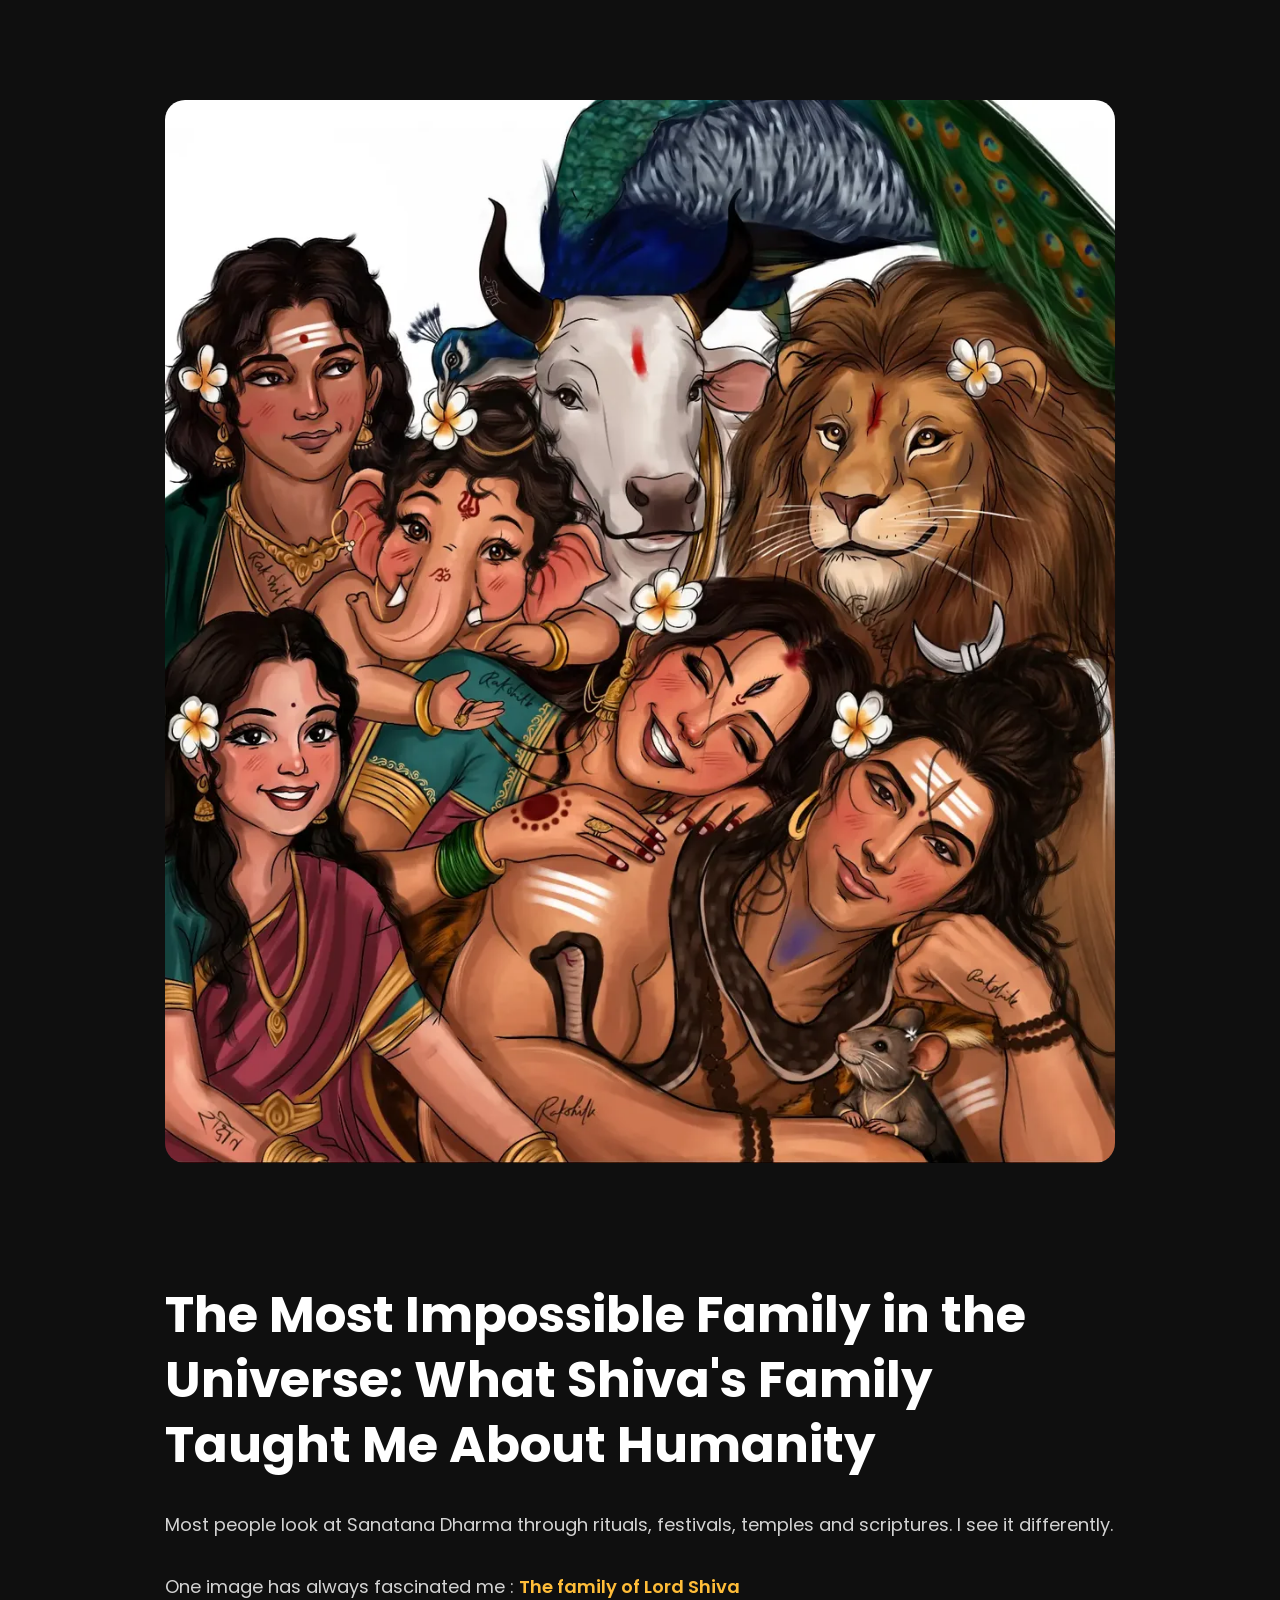
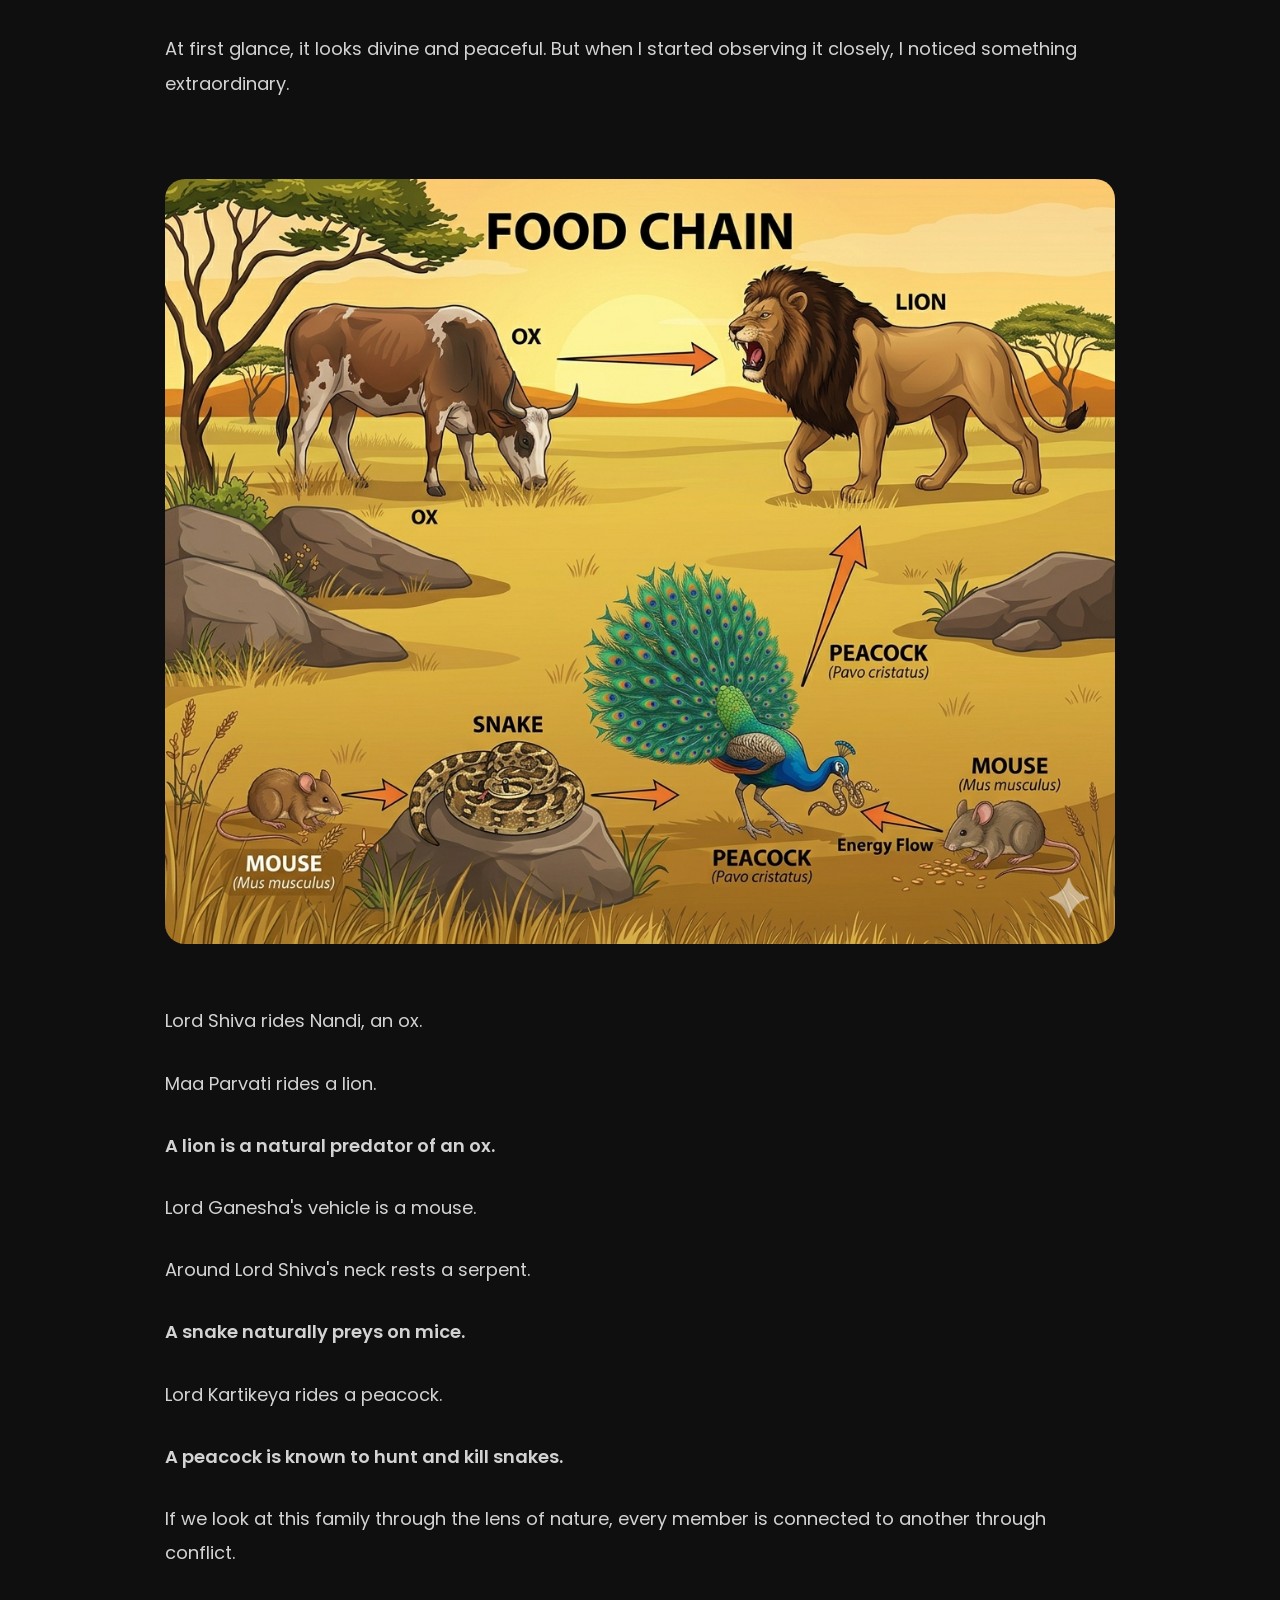
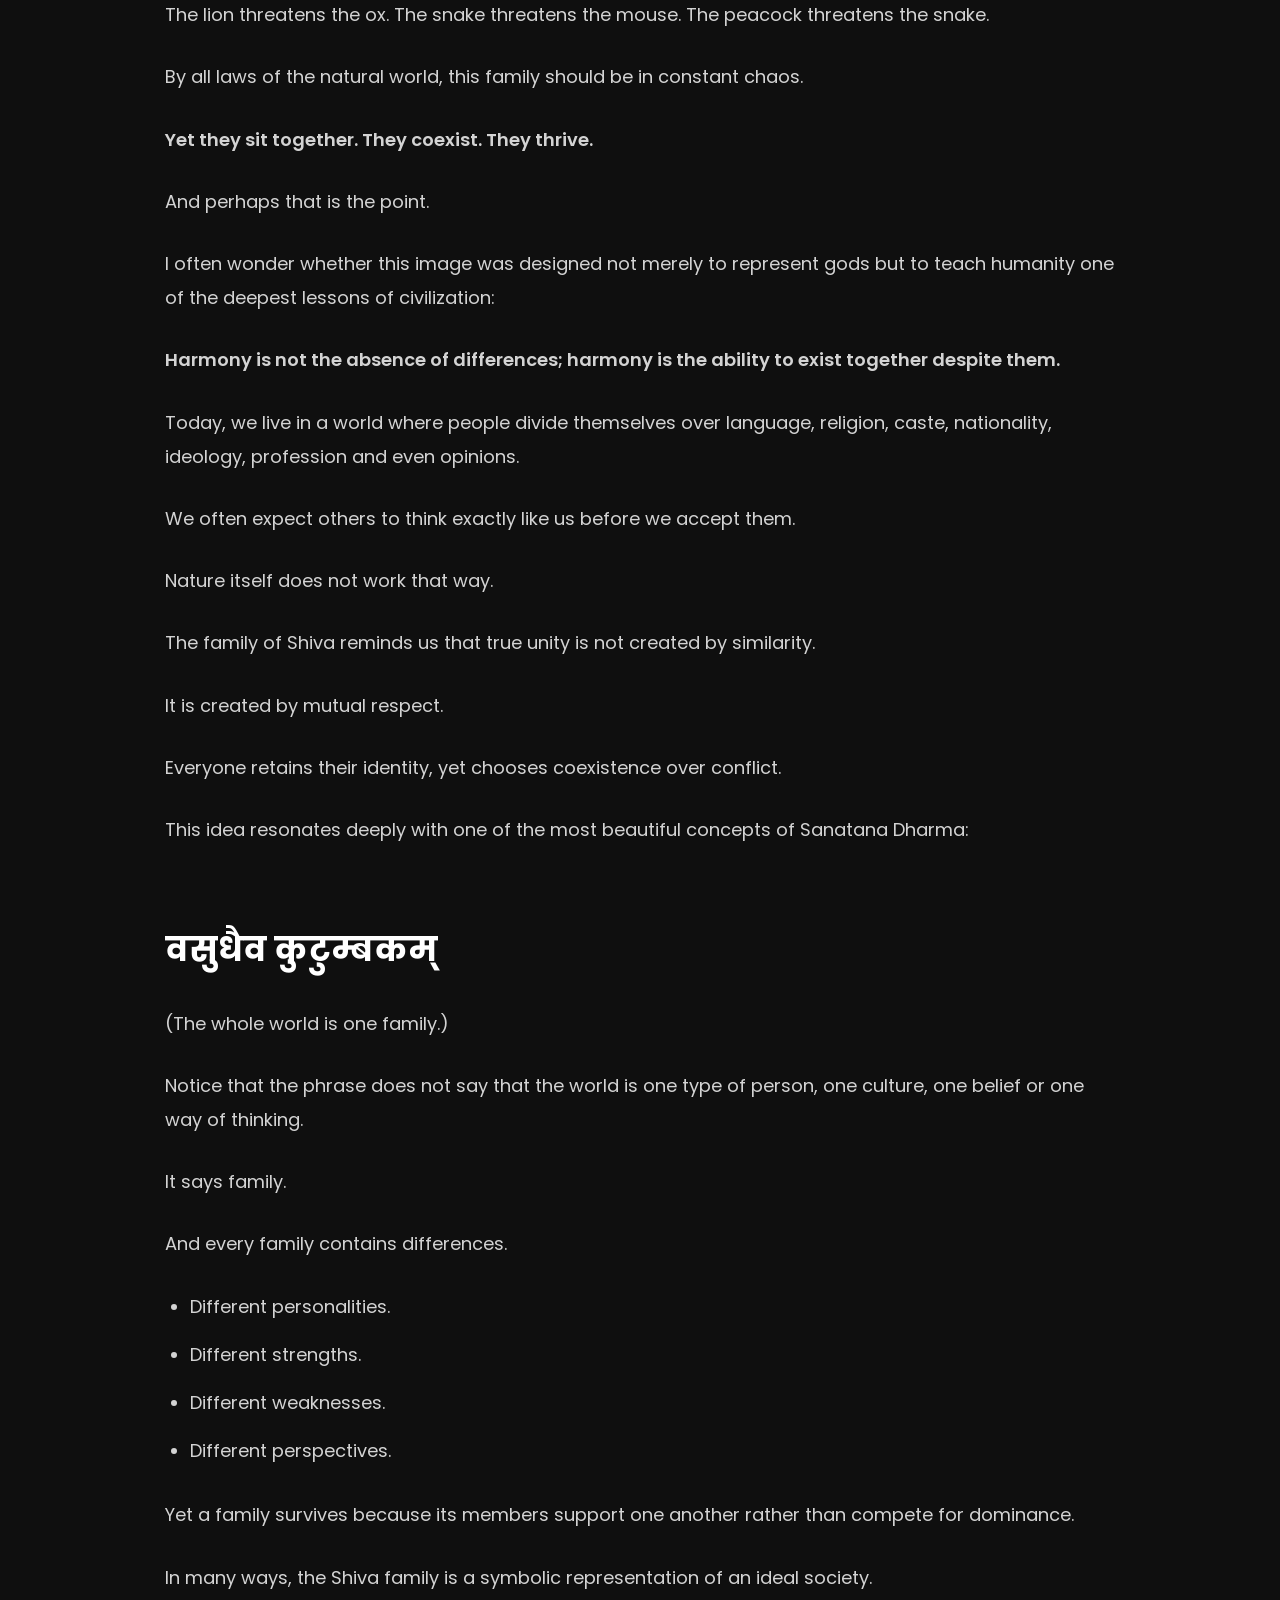
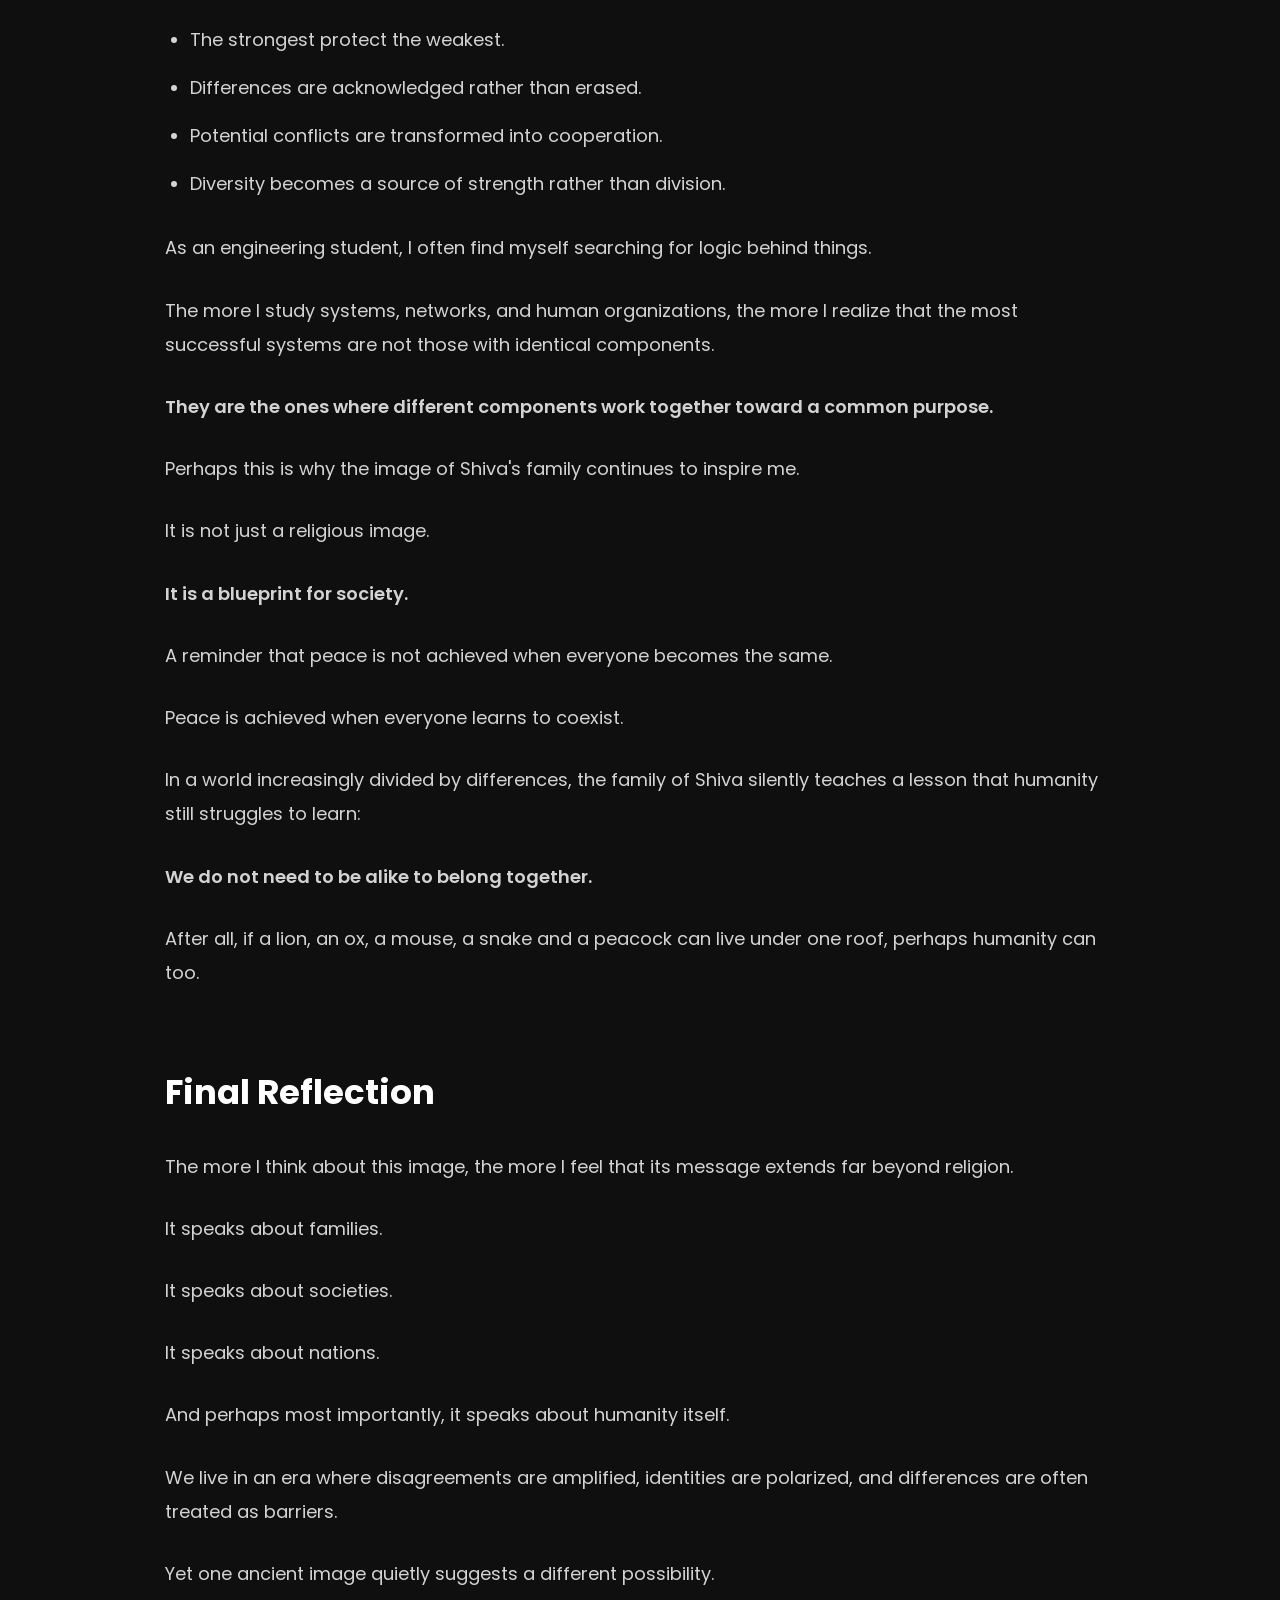
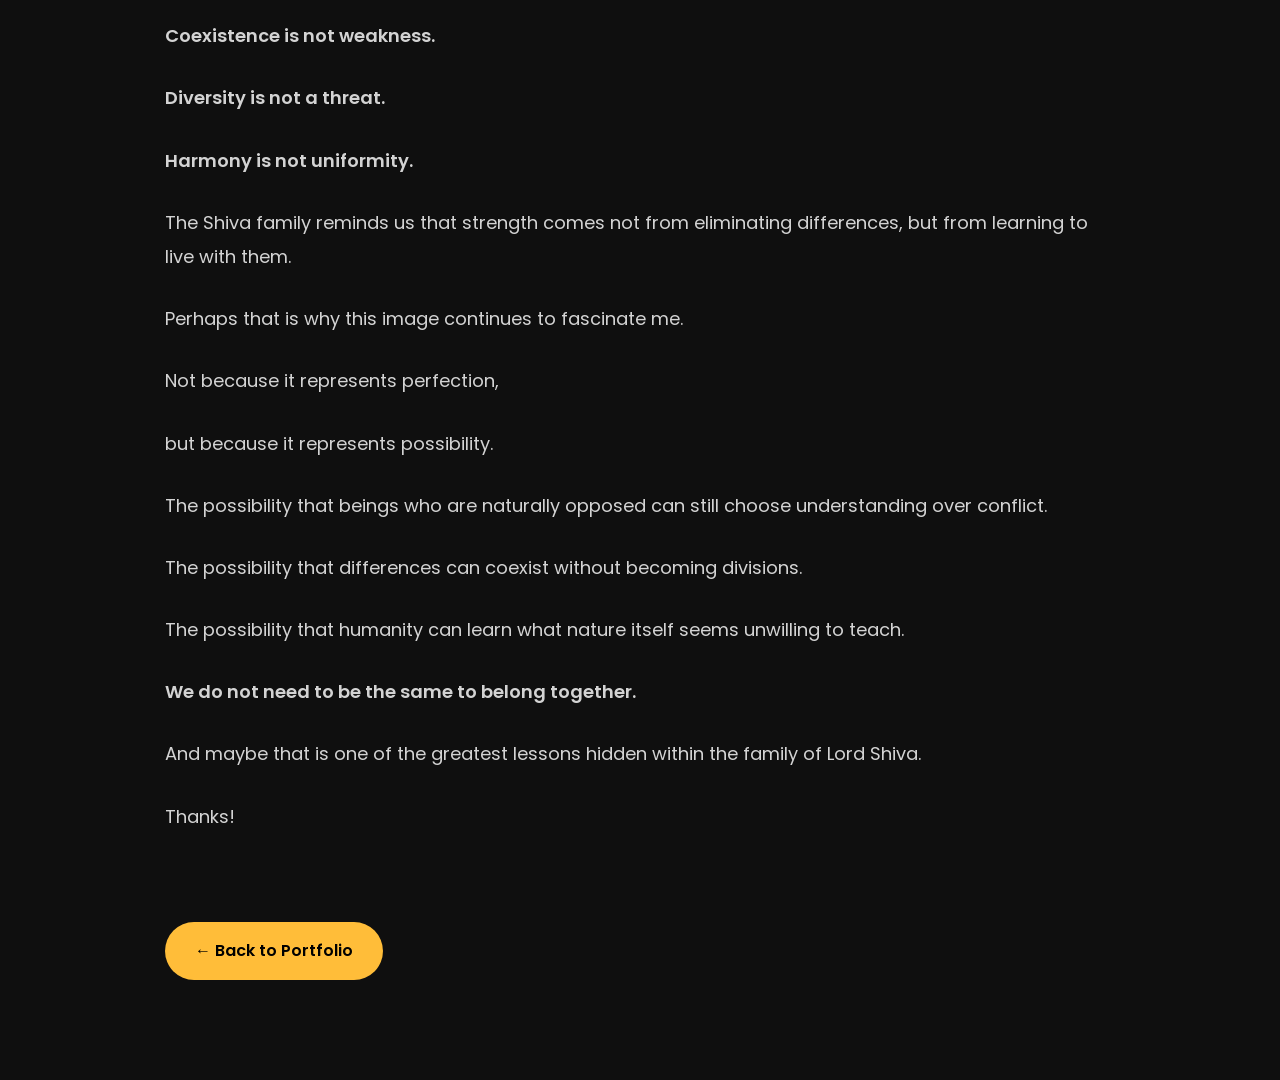
<file: blogs/shiva-family.html>
<!DOCTYPE html>
<html lang="en">

<head>

  <meta charset="UTF-8" />
  <meta name="viewport" content="width=device-width, initial-scale=1.0" />

  <title>
    The Most Impossible Family in the Universe
  </title>

  <link href="https://fonts.googleapis.com/css?family=Poppins:300,400,500,600,700&display=swap" rel="stylesheet">

  <style>

    *{
      margin:0;
      padding:0;
      box-sizing:border-box;
    }

    body{
      background:#0f0f0f;
      color:white;
      font-family:'Poppins',sans-serif;
      line-height:1.9;
    }

    .container{
      width:90%;
      max-width:950px;
      margin:auto;
    }

    .hero{
      padding:100px 0 60px;
      text-align:center;
    }

    .hero-image{
      width:100%;
      border-radius:20px;
      margin-bottom:50px;
    }

    .mid-image{
      width:100%;
      border-radius:20px;
      margin:50px 0;
    }

    .blog-content{
      padding-bottom:100px;
    }

    .blog-content h1{
      font-size:50px;
      line-height:1.3;
      margin-bottom:30px;
      font-weight:700;
    }

    .blog-content h2{
      font-size:34px;
      margin-top:70px;
      margin-bottom:25px;
      color:#ffffff;
    }

    .blog-content p{
      font-size:18px;
      color:rgba(255,255,255,0.82);
      margin-bottom:28px;
    }

    .blog-content ul{
      margin-left:25px;
      margin-bottom:30px;
    }

    .blog-content li{
      margin-bottom:14px;
      color:rgba(255,255,255,0.82);
      font-size:18px;
    }

    .highlight{
      color:#ffbd39;
      font-weight:600;
    }

    .back-btn{
      display:inline-block;
      margin-top:60px;
      text-decoration:none;
      color:black;
      background:#ffbd39;
      padding:14px 30px;
      border-radius:40px;
      font-weight:600;
      transition:0.3s ease;
    }

    .back-btn:hover{
      transform:translateY(-5px);
    }

  </style>

</head>

<body>

  <section class="hero">

    <div class="container">

      <img src="../images/shiva.webp"
           alt="The Family of Lord Shiva"
           class="hero-image">

    </div>

  </section>

  <section class="blog-content">

    <div class="container">

      <h1>
        The Most Impossible Family in the Universe:
        What Shiva's Family Taught Me About Humanity
      </h1>

      <p>
        Most people look at Sanatana Dharma through rituals, festivals, temples and scriptures.
        I see it differently.
      </p>

      <p>
        One image has always fascinated me :
        <span class="highlight">The family of Lord Shiva</span>
      </p>

      <p>
        At first glance, it looks divine and peaceful.
        But when I started observing it closely, I noticed something extraordinary.
      </p>

      <img src="../images/shiva2.png"
           alt="Food Chain Representation"
           class="mid-image">

      <p>
        Lord Shiva rides Nandi, an ox.
      </p>

      <p>
        Maa Parvati rides a lion.
      </p>

      <p class="highlight">
        A lion is a natural predator of an ox.
      </p>

      <p>
        Lord Ganesha's vehicle is a mouse.
      </p>

      <p>
        Around Lord Shiva's neck rests a serpent.
      </p>

      <p class="highlight">
        A snake naturally preys on mice.
      </p>

      <p>
        Lord Kartikeya rides a peacock.
      </p>

      <p class="highlight">
        A peacock is known to hunt and kill snakes.
      </p>

      <p>
        If we look at this family through the lens of nature, every member is connected to another through conflict.
      </p>

      <p>
        The lion threatens the ox.
        The snake threatens the mouse.
        The peacock threatens the snake.
      </p>

      <p>
        By all laws of the natural world, this family should be in constant chaos.
      </p>

      <p class="highlight">
        Yet they sit together.
        They coexist.
        They thrive.
      </p>

      <p>
        And perhaps that is the point.
      </p>

      <p>
        I often wonder whether this image was designed not merely to represent gods but to teach humanity one of the deepest lessons of civilization:
      </p>

      <p class="highlight">
        Harmony is not the absence of differences;
        harmony is the ability to exist together despite them.
      </p>

      <p>
        Today, we live in a world where people divide themselves over language, religion, caste, nationality, ideology, profession and even opinions.
      </p>

      <p>
        We often expect others to think exactly like us before we accept them.
      </p>

      <p>
        Nature itself does not work that way.
      </p>

      <p>
        The family of Shiva reminds us that true unity is not created by similarity.
      </p>

      <p>
        It is created by mutual respect.
      </p>

      <p>
        Everyone retains their identity, yet chooses coexistence over conflict.
      </p>

      <p>
        This idea resonates deeply with one of the most beautiful concepts of Sanatana Dharma:
      </p>

      <h2>
        वसुधैव कुटुम्बकम्
      </h2>

      <p>
        (The whole world is one family.)
      </p>

      <p>
        Notice that the phrase does not say that the world is one type of person,
        one culture,
        one belief
        or one way of thinking.
      </p>

      <p>
        It says family.
      </p>

      <p>
        And every family contains differences.
      </p>

      <ul>
        <li>Different personalities.</li>
        <li>Different strengths.</li>
        <li>Different weaknesses.</li>
        <li>Different perspectives.</li>
      </ul>

      <p>
        Yet a family survives because its members support one another rather than compete for dominance.
      </p>
      <p>
        In many ways, the Shiva family is a symbolic representation of an ideal society.
      </p>

      <ul>
        <li>The strongest protect the weakest.</li>
        <li>Differences are acknowledged rather than erased.</li>
        <li>Potential conflicts are transformed into cooperation.</li>
        <li>Diversity becomes a source of strength rather than division.</li>
      </ul>

      <p>
        As an engineering student, I often find myself searching for logic behind things.
      </p>

      <p>
        The more I study systems, networks, and human organizations, the more I realize that the most successful systems are not those with identical components.
      </p>

      <p class="highlight">
        They are the ones where different components work together toward a common purpose.
      </p>

      <p>
        Perhaps this is why the image of Shiva's family continues to inspire me.
      </p>

      <p>
        It is not just a religious image.
      </p>

      <p class="highlight">
        It is a blueprint for society.
      </p>

      <p>
        A reminder that peace is not achieved when everyone becomes the same.
      </p>

      <p>
        Peace is achieved when everyone learns to coexist.
      </p>

      <p>
        In a world increasingly divided by differences, the family of Shiva silently teaches a lesson that humanity still struggles to learn:
      </p>

      <p class="highlight">
        We do not need to be alike to belong together.
      </p>

      <p>
        After all, if a lion, an ox, a mouse, a snake and a peacock can live under one roof, perhaps humanity can too.
      </p>

      <h2>
        Final Reflection
      </h2>

      <p>
        The more I think about this image, the more I feel that its message extends far beyond religion.
      </p>

      <p>
        It speaks about families.
      </p>

      <p>
        It speaks about societies.
      </p>

      <p>
        It speaks about nations.
      </p>

      <p>
        And perhaps most importantly, it speaks about humanity itself.
      </p>

      <p>
        We live in an era where disagreements are amplified, identities are polarized, and differences are often treated as barriers.
      </p>

      <p>
        Yet one ancient image quietly suggests a different possibility.
      </p>

      <p class="highlight">
        Coexistence is not weakness.
      </p>

      <p class="highlight">
        Diversity is not a threat.
      </p>

      <p class="highlight">
        Harmony is not uniformity.
      </p>

      <p>
        The Shiva family reminds us that strength comes not from eliminating differences, but from learning to live with them.
      </p>

      <p>
        Perhaps that is why this image continues to fascinate me.
      </p>

      <p>
        Not because it represents perfection,
      </p>

      <p>
        but because it represents possibility.
      </p>

      <p>
        The possibility that beings who are naturally opposed can still choose understanding over conflict.
      </p>

      <p>
        The possibility that differences can coexist without becoming divisions.
      </p>

      <p>
        The possibility that humanity can learn what nature itself seems unwilling to teach.
      </p>

      <p class="highlight">
        We do not need to be the same to belong together.
      </p>

      <p>
        And maybe that is one of the greatest lessons hidden within the family of Lord Shiva.
      </p>

      <p>
        Thanks!
      </p>

      <a href="../index.html" class="back-btn">
        ← Back to Portfolio
      </a>

    </div>

  </section>

</body>

</html>
</file>
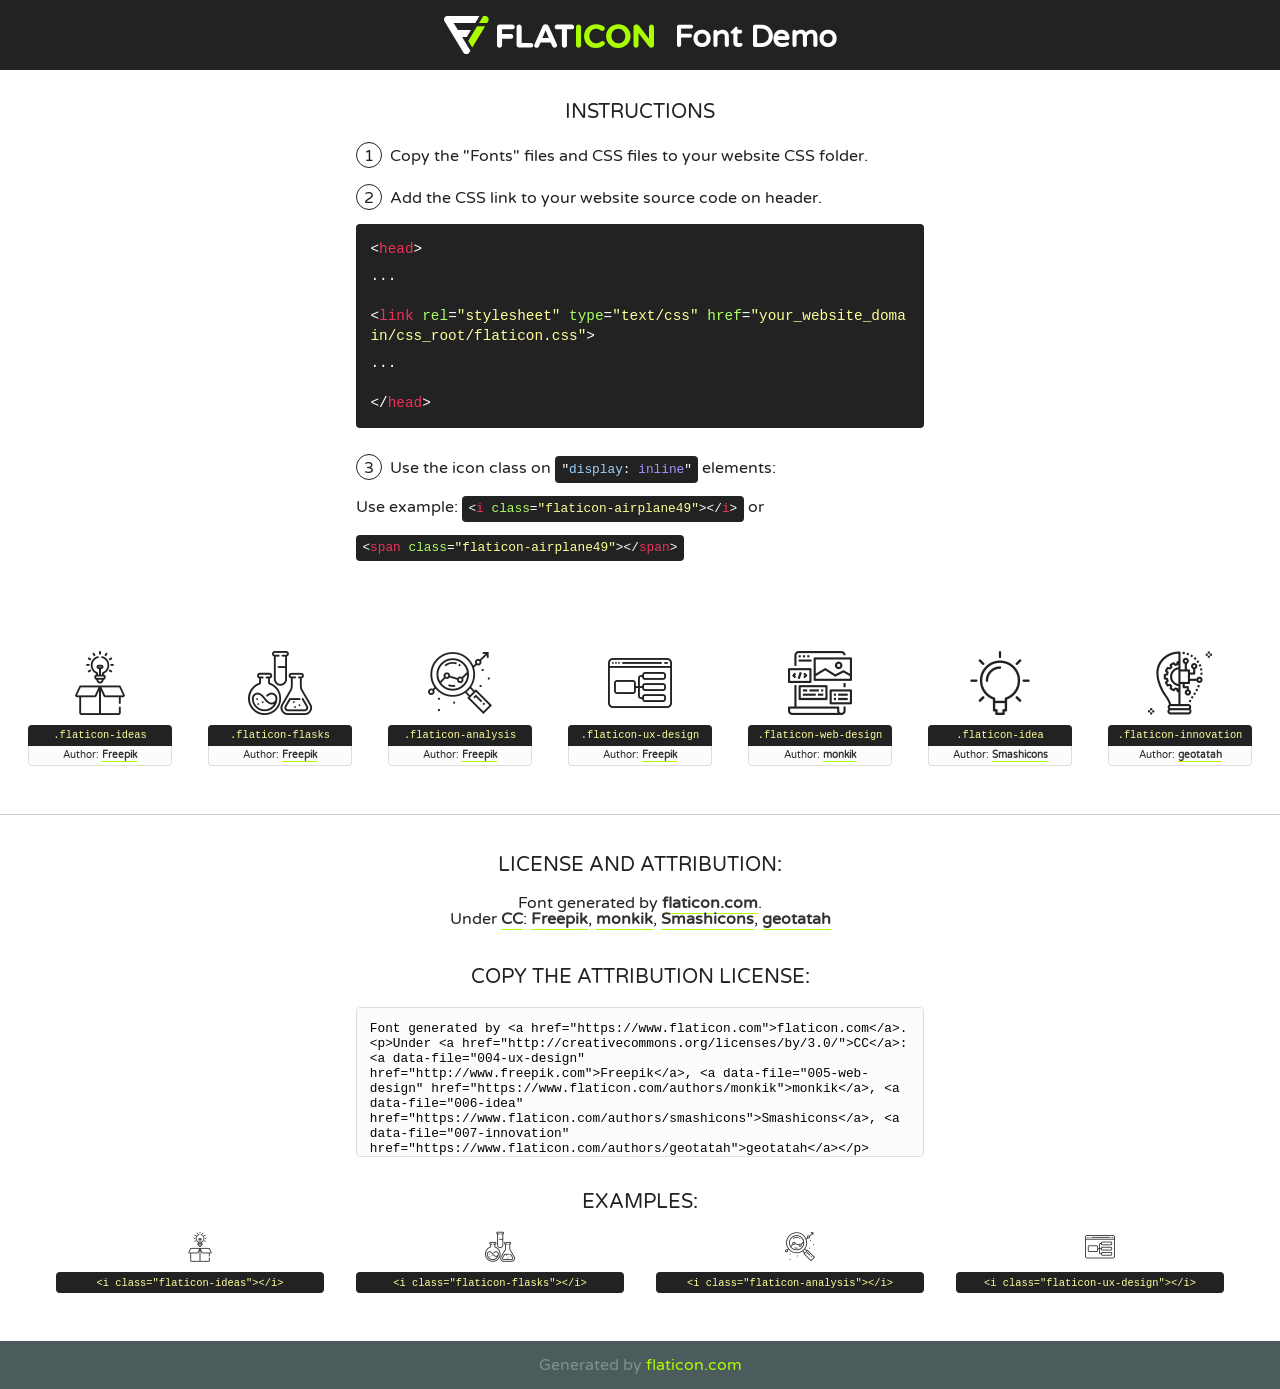
<file: fonts/flaticon/font/flaticon.html>
<!DOCTYPE html>
<!--
  Flaticon icon font: Flaticon
  Creation date: 20/03/2019 02:18
-->
<html>
<!DOCTYPE html>
<html>

<head>
    <title>Flaticon WebFont</title>
    <link href="http://fonts.googleapis.com/css?family=Varela+Round" rel="stylesheet" type="text/css" />
    <link rel="stylesheet" type="text/css" href="flaticon.css">
    <meta charset="UTF-8">
    <style>
    html, body, div, span, applet, object, iframe,
    h1, h2, h3, h4, h5, h6, p, blockquote, pre,
    a, abbr, acronym, address, big, cite, code,
    del, dfn, em, img, ins, kbd, q, s, samp,
    small, strike, strong, sub, sup, tt, var,
    b, u, i, center,
    dl, dt, dd, ol, ul, li,
    fieldset, form, label, legend,
    table, caption, tbody, tfoot, thead, tr, th, td,
    article, aside, canvas, details, embed, 
    figure, figcaption, footer, header, hgroup, 
    menu, nav, output, ruby, section, summary,
    time, mark, audio, video {
        margin: 0;
        padding: 0;
        border: 0;
        font-size: 100%;
        font: inherit;
        vertical-align: baseline;
    }
    /* HTML5 display-role reset for older browsers */
    article, aside, details, figcaption, figure, 
    footer, header, hgroup, menu, nav, section {
        display: block;
    }
    body {
        line-height: 1;
    }
    ol, ul {
        list-style: none;
    }
    blockquote, q {
        quotes: none;
    }
    blockquote:before, blockquote:after,
    q:before, q:after {
        content: '';
        content: none;
    }
    table {
        border-collapse: collapse;
        border-spacing: 0;
    }
    body {
        font-family: 'Varela Round', Helvetica, Arial, sans-serif;
        font-size: 16px;
        color: #222;
    }
    a {
        color: #333;
        border-bottom: 1px solid #a9fd00;
        font-weight: bold;
        text-decoration: none;
    }
    * {
        -moz-box-sizing: border-box;
        -webkit-box-sizing: border-box;
        box-sizing: border-box;
        margin: 0;
        padding: 0;
    }
    [class^="flaticon-"]:before, [class*=" flaticon-"]:before, [class^="flaticon-"]:after, [class*=" flaticon-"]:after {
        font-family: Flaticon;
        font-size: 30px;
        font-style: normal;
        margin-left: 20px;
        color: #333;
    }
    .wrapper {
        max-width: 600px;
        margin: auto;
        padding: 0 1em;
    }
    .title {
        font-size: 1.25em;
        text-align: center;
        margin-bottom: 1em;
        text-transform: uppercase;
    }
    header {
        text-align: center;
        background-color: #222;
        color: #fff;
        padding: 1em;
    }
    header .logo {
        width: 210px;
        height: 38px;
        display: inline-block;
        vertical-align: middle;
        margin-right: 1em;
        border: none;
    }
    header strong {
        font-size: 1.95em;
        font-weight: bold;
        vertical-align: middle;
        margin-top: 5px;
        display: inline-block;
    }
    .demo {
        margin: 2em auto;
        line-height: 1.25em;
    }
    .demo ul li {
        margin-bottom: 1em;
    }
    .demo ul li .num {
        color: #222;
        border-radius: 20px;
        display: inline-block;
        width: 26px;
        padding: 3px;
        height: 26px;
        text-align: center;
        margin-right: 0.5em;
        border: 1px solid #222;
    }
    .demo ul li code {
        background-color: #222;
        border-radius: 4px;
        padding: 0.25em 0.5em;
        display: inline-block;
        color: #fff;
        font-family: Consolas,Monaco,Lucida Console,Liberation Mono,DejaVu Sans Mono,Bitstream Vera Sans Mono,Courier New, monospace;
        font-weight: lighter;
        margin-top: 1em;
        font-size: 0.8em;
        word-break: break-all;
    }
    .demo ul li code.big {
        padding: 1em;
        font-size: 0.9em;
    }
    .demo ul li code .red {
        color: #EF3159;
    }
    .demo ul li code .green {
        color: #ACFF65;
    }
    .demo ul li code .yellow {
        color: #FFFF99;
    }
    .demo ul li code .blue {
        color: #99D3FF;
    }
    .demo ul li code .purple {
        color: #A295FF;
    }
    .demo ul li code .dots {
        margin-top: 0.5em;
        display: block;
    }
    #glyphs {
        border-bottom: 1px solid #ccc;
        padding: 2em 0;
        text-align: center;
    }
    .glyph {
        display: inline-block;
        width: 9em;
        margin: 1em;
        text-align: center;
        vertical-align: top;
        background: #FFF;
    }
    .glyph .glyph-icon {
        padding: 10px;
        display: block;
        font-family:"Flaticon";
        font-size: 64px;
        line-height: 1;
    }
    .glyph .glyph-icon:before {
        font-size: 64px;
        color: #222;
        margin-left: 0;
    }
    .class-name {
        font-size: 0.65em;
        background-color: #222;
        color: #fff;
        border-radius: 4px 4px 0 0;
        padding: 0.5em;
        color: #FFFF99;
        font-family: Consolas,Monaco,Lucida Console,Liberation Mono,DejaVu Sans Mono,Bitstream Vera Sans Mono,Courier New, monospace;
    }
    .author-name {
        font-size: 0.6em;
        background-color: #fcfcfd;
        border: 1px solid #DEDEE4;
        border-top: 0;
        border-radius: 0 0 4px 4px;
        padding: 0.5em;
    }
    .class-name:last-child {
        font-size: 10px;
        color:#888;
    }
    .class-name:last-child a {
        font-size: 10px;
        color:#555;
    }
    .class-name:last-child a:hover {
        color:#a9fd00;
    }
    .glyph > input {
        display: block;
        width: 100px;
        margin: 5px auto;
        text-align: center;
        font-size: 12px;
        cursor: text;
    }
    .glyph > input.icon-input {
        font-family:"Flaticon";
        font-size: 16px;
        margin-bottom: 10px;
    }
    .attribution .title {
        margin-top: 2em;
    }
    .attribution textarea {
        background-color: #fcfcfd;
        padding: 1em;
        border: none;
        box-shadow: none;
        border: 1px solid #DEDEE4;
        border-radius: 4px;
        resize: none;
        width: 100%;
        height: 150px;
        font-size: 0.8em;
        font-family: Consolas,Monaco,Lucida Console,Liberation Mono,DejaVu Sans Mono,Bitstream Vera Sans Mono,Courier New, monospace;
        -webkit-appearance: none;
    }
    .iconsuse {
        margin: 2em auto;
        text-align: center;
        max-width: 1200px;
    }
    .iconsuse:after {
        content: '';
        display: table;
        clear: both;
    }
    .iconsuse .image {
        float: left;
        width: 25%;
        padding: 0 1em;
    }
    .iconsuse .image p {
        margin-bottom: 1em;
    }
    .iconsuse .image span {
        display: block;
        font-size: 0.65em;
        background-color: #222;
        color: #fff;
        border-radius: 4px;
        padding: 0.5em;
        color: #FFFF99;
        margin-top: 1em;
        font-family: Consolas,Monaco,Lucida Console,Liberation Mono,DejaVu Sans Mono,Bitstream Vera Sans Mono,Courier New, monospace;
    }
    #footer {
        text-align: center;
        background-color: #4C5B5C;
        color: #7c9192;
        padding: 1em;
    }
    #footer a {
        border: none;
        color: #a9fd00;
        font-weight: normal;
    }
    @media (max-width: 960px) {
        .iconsuse .image {
            width: 50%;
        }
    }
    @media (max-width: 560px) {
        .iconsuse .image {
            width: 100%;
        }
    }
    </style>
</head>

<body class="characters-off">

    <header>
        <a href="https://www.flaticon.com" target="_blank" class="logo">
            <svg version="1.1" xmlns="http://www.w3.org/2000/svg" xmlns:xlink="http://www.w3.org/1999/xlink" xmlns:a="http://ns.adobe.com/AdobeSVGViewerExtensions/3.0/" viewBox="0 0 560.875 102.036" enable-background="new 0 0 560.875 102.036" xml:space="preserve">
                <defs>
                </defs>
                <g>
                    <g class="letters">
                        <path fill="#ffffff" d="M141.596,29.675c0-3.777,2.985-6.767,6.764-6.767h34.438c3.426,0,6.15,2.728,6.15,6.15
                        c0,3.43-2.724,6.149-6.15,6.149h-27.674v13.091h23.719c3.429,0,6.151,2.724,6.151,6.15c0,3.43-2.723,6.149-6.151,6.149h-23.719
                        v17.574c0,3.773-2.986,6.761-6.764,6.761c-3.779,0-6.764-2.989-6.764-6.761V29.675z"></path>
                        <path fill="#ffffff" d="M193.844,29.149c0-3.781,2.985-6.767,6.764-6.767c3.776,0,6.763,2.985,6.763,6.767v42.957h25.039
                        c3.426,0,6.149,2.726,6.149,6.153c0,3.425-2.723,6.15-6.149,6.15h-31.802c-3.779,0-6.764-2.986-6.764-6.768V29.149z"></path>
                        <path fill="#ffffff" d="M241.891,75.71l21.438-48.407c1.492-3.341,4.215-5.357,7.906-5.357h0.792
                        c3.686,0,6.323,2.017,7.815,5.357l21.439,48.407c0.436,0.967,0.701,1.845,0.701,2.723c0,3.602-2.809,6.501-6.414,6.501
                        c-3.161,0-5.269-1.845-6.499-4.655l-4.132-9.661h-27.059l-4.301,10.102c-1.144,2.631-3.426,4.214-6.237,4.214
                        c-3.517,0-6.24-2.81-6.24-6.325C241.1,77.64,241.451,76.677,241.891,75.71z M279.932,58.666l-8.521-20.297l-8.526,20.297H279.932
                        z"></path>
                        <path fill="#ffffff" d="M314.864,35.387H301.86c-3.429,0-6.239-2.813-6.239-6.238c0-3.429,2.811-6.24,6.239-6.24h39.533
                        c3.426,0,6.237,2.811,6.237,6.24c0,3.425-2.811,6.238-6.237,6.238h-13.001v42.785c0,3.773-2.99,6.761-6.764,6.761
                        c-3.779,0-6.764-2.989-6.764-6.761V35.387z"></path>
                        <path fill="#A9FD00" d="M352.615,29.149c0-3.781,2.985-6.767,6.767-6.767c3.774,0,6.761,2.985,6.761,6.767v49.024
                        c0,3.773-2.987,6.761-6.761,6.761c-3.781,0-6.767-2.989-6.767-6.761V29.149z"></path>
                        <path fill="#A9FD00" d="M374.132,53.836v-0.179c0-17.481,13.178-31.801,32.065-31.801c9.22,0,15.459,2.458,20.557,6.238
                        c1.402,1.054,2.637,2.985,2.637,5.357c0,3.692-2.985,6.59-6.681,6.59c-1.845,0-3.071-0.702-4.044-1.319
                        c-3.776-2.813-7.729-4.393-12.562-4.393c-10.364,0-17.831,8.611-17.831,19.154v0.173c0,10.542,7.291,19.329,17.831,19.329
                        c5.715,0,9.492-1.756,13.359-4.834c1.049-0.874,2.458-1.491,4.039-1.491c3.429,0,6.325,2.813,6.325,6.236
                        c0,2.106-1.056,3.78-2.282,4.834c-5.539,4.834-12.036,7.733-21.878,7.733C387.572,85.464,374.132,71.493,374.132,53.836z"></path>
                        <path fill="#A9FD00" d="M433.009,53.836v-0.179c0-17.481,13.79-31.801,32.766-31.801c18.981,0,32.592,14.143,32.592,31.628v0.173
                        c0,17.483-13.785,31.807-32.769,31.807C446.625,85.464,433.009,71.32,433.009,53.836z M484.224,53.836v-0.179
                        c0-10.539-7.725-19.326-18.626-19.326c-10.893,0-18.449,8.611-18.449,19.154v0.173c0,10.542,7.73,19.329,18.626,19.329
                        C476.676,72.986,484.224,64.378,484.224,53.836z"></path>
                        <path fill="#A9FD00" d="M506.233,29.321c0-3.774,2.99-6.763,6.767-6.763h1.401c3.252,0,5.183,1.583,7.029,3.953l26.093,34.265
                        V29.059c0-3.692,2.99-6.677,6.681-6.677c3.683,0,6.671,2.985,6.671,6.677v48.934c0,3.78-2.987,6.765-6.764,6.765h-0.436
                        c-3.257,0-5.188-1.581-7.034-3.953l-27.056-35.492v32.944c0,3.687-2.985,6.676-6.678,6.676c-3.683,0-6.673-2.989-6.673-6.676
                        V29.321z"></path>
                    </g>
                    <g class="insignia">
                        <path fill="#ffffff" d="M48.372,56.137h12.517l11.156-18.537H37.186L25.688,18.539h57.825L94.668,0H9.271
                        C5.925,0,2.842,1.801,1.198,4.716c-1.644,2.907-1.593,6.482,0.134,9.343l50.38,83.501c1.678,2.781,4.689,4.476,7.938,4.476
                        c3.246,0,6.257-1.695,7.935-4.476l2.898-4.804L48.372,56.137z"></path>
                        <g class="i">
                            <path fill="#A9FD00" d="M93.575,18.539h0.031v0.004l21.652,0.004l2.705-4.488c1.727-2.861,1.778-6.436,0.133-9.343
                            C116.454,1.801,113.371,0,110.026,0h-5.294L93.575,18.539z"></path>
                            <polygon fill="#A9FD00" points="88.291,27.356 64.725,66.486 75.519,84.404 109.942,27.356"></polygon>
                        </g>
                    </g>
                </g>
            </svg>
        </a>
        <strong>Font Demo</strong>
    </header>


    <section class="demo wrapper">

        <p class="title">Instructions</p>

        <ul>
            <li>
                <span class="num">1</span>Copy the "Fonts" files and CSS files to your website CSS folder.
            </li>
            <li>
                <span class="num">2</span>Add the CSS link to your website source code on header.
                <code class="big">
                    &lt;<span class="red">head</span>&gt;
                    <br/><span class="dots">...</span>
                    <br/>&lt;<span class="red">link</span> <span class="green">rel</span>=<span class="yellow">"stylesheet"</span> <span class="green">type</span>=<span class="yellow">"text/css"</span> <span class="green">href</span>=<span class="yellow">"your_website_domain/css_root/flaticon.css"</span>&gt;
                    <br/><span class="dots">...</span>
                    <br/>&lt;/<span class="red">head</span>&gt;
                </code>
            </li>

            <li>
                <p>
                    <span class="num">3</span>Use the icon class on <code>"<span class="blue">display</span>:<span class="purple"> inline</span>"</code> elements:
                    <br />
                    Use example: <code>&lt;<span class="red">i</span> <span class="green">class</span>=<span class="yellow">&quot;flaticon-airplane49&quot;</span>&gt;&lt;/<span class="red">i</span>&gt;</code> or <code>&lt;<span class="red">span</span> <span class="green">class</span>=<span class="yellow">&quot;flaticon-airplane49&quot;</span>&gt;&lt;/<span class="red">span</span>&gt;</code>
            </li>
        </ul>

    </section>




   <section id="glyphs">          
    
      
        <div class="glyph"><div class="glyph-icon flaticon-ideas"></div>
            <div class="class-name">.flaticon-ideas</div>
            <div class="author-name">Author: <a data-file="001-ideas" href="http://www.freepik.com">Freepik</a> </div> 
        </div>        
        
        <div class="glyph"><div class="glyph-icon flaticon-flasks"></div>
            <div class="class-name">.flaticon-flasks</div>
            <div class="author-name">Author: <a data-file="002-flasks" href="http://www.freepik.com">Freepik</a> </div> 
        </div>        
        
        <div class="glyph"><div class="glyph-icon flaticon-analysis"></div>
            <div class="class-name">.flaticon-analysis</div>
            <div class="author-name">Author: <a data-file="003-analysis" href="http://www.freepik.com">Freepik</a> </div> 
        </div>        
        
        <div class="glyph"><div class="glyph-icon flaticon-ux-design"></div>
            <div class="class-name">.flaticon-ux-design</div>
            <div class="author-name">Author: <a data-file="004-ux-design" href="http://www.freepik.com">Freepik</a> </div> 
        </div>        
        
        <div class="glyph"><div class="glyph-icon flaticon-web-design"></div>
            <div class="class-name">.flaticon-web-design</div>
            <div class="author-name">Author: <a data-file="005-web-design" href="https://www.flaticon.com/authors/monkik">monkik</a> </div> 
        </div>        
        
        <div class="glyph"><div class="glyph-icon flaticon-idea"></div>
            <div class="class-name">.flaticon-idea</div>
            <div class="author-name">Author: <a data-file="006-idea" href="https://www.flaticon.com/authors/smashicons">Smashicons</a> </div> 
        </div>        
        
        <div class="glyph"><div class="glyph-icon flaticon-innovation"></div>
            <div class="class-name">.flaticon-innovation</div>
            <div class="author-name">Author: <a data-file="007-innovation" href="https://www.flaticon.com/authors/geotatah">geotatah</a> </div> 
        </div>        
        

    </section>



    <section class="attribution wrapper"   style="text-align:center;">

      <div class="title">License and attribution:</div><div class="attrDiv">Font generated by <a href="https://www.flaticon.com">flaticon.com</a>. <div><p>Under <a href="http://creativecommons.org/licenses/by/3.0/">CC</a>: <a data-file="004-ux-design" href="http://www.freepik.com">Freepik</a>, <a data-file="005-web-design" href="https://www.flaticon.com/authors/monkik">monkik</a>, <a data-file="006-idea" href="https://www.flaticon.com/authors/smashicons">Smashicons</a>, <a data-file="007-innovation" href="https://www.flaticon.com/authors/geotatah">geotatah</a></p>  </div>
      </div>
      <div class="title">Copy the Attribution License:</div>

    <textarea onclick="this.focus();this.select();">Font generated by &lt;a href=&quot;https://www.flaticon.com&quot;&gt;flaticon.com&lt;/a&gt;. <p>Under <a href="http://creativecommons.org/licenses/by/3.0/">CC</a>: <a data-file="004-ux-design" href="http://www.freepik.com">Freepik</a>, <a data-file="005-web-design" href="https://www.flaticon.com/authors/monkik">monkik</a>, <a data-file="006-idea" href="https://www.flaticon.com/authors/smashicons">Smashicons</a>, <a data-file="007-innovation" href="https://www.flaticon.com/authors/geotatah">geotatah</a></p>  
     </textarea>

    </section>

    <section class="iconsuse">

          <div class="title">Examples:</div>            
             
            <div class="image">
                <p>
                    <i class="glyph-icon flaticon-ideas"></i> 
                    <span>&lt;i class=&quot;flaticon-ideas&quot;&gt;&lt;/i&gt;</span>
                </p>
            </div>
            
            <div class="image">
                <p>
                    <i class="glyph-icon flaticon-flasks"></i> 
                    <span>&lt;i class=&quot;flaticon-flasks&quot;&gt;&lt;/i&gt;</span>
                </p>
            </div>
            
            <div class="image">
                <p>
                    <i class="glyph-icon flaticon-analysis"></i> 
                    <span>&lt;i class=&quot;flaticon-analysis&quot;&gt;&lt;/i&gt;</span>
                </p>
            </div>
            
            <div class="image">
                <p>
                    <i class="glyph-icon flaticon-ux-design"></i> 
                    <span>&lt;i class=&quot;flaticon-ux-design&quot;&gt;&lt;/i&gt;</span>
                </p>
            </div>
                       
        </div>
                            
    </section>

<div id="footer">
    <div>Generated by <a href="https://www.flaticon.com">flaticon.com</a>
    </div>
</div>



</body>
</html>
</file>
<file: fonts/flaticon/font/flaticon.css>
/*
  	Flaticon icon font: Flaticon
  	Creation date: 20/03/2019 02:18
  	*/

@font-face {
  font-family: "Flaticon";
  src: url("./Flaticon.eot");
  src: url("./Flaticon.eot?#iefix") format("embedded-opentype"),
       url("./Flaticon.woff2") format("woff2"),
       url("./Flaticon.woff") format("woff"),
       url("./Flaticon.ttf") format("truetype"),
       url("./Flaticon.svg#Flaticon") format("svg");
  font-weight: normal;
  font-style: normal;
}

@media screen and (-webkit-min-device-pixel-ratio:0) {
  @font-face {
    font-family: "Flaticon";
    src: url("./Flaticon.svg#Flaticon") format("svg");
  }
}

[class^="flaticon-"]:before, [class*=" flaticon-"]:before,
[class^="flaticon-"]:after, [class*=" flaticon-"]:after {   
  font-family: Flaticon;
        font-size: 20px;
font-style: normal;
margin-left: 20px;
}

.flaticon-ideas:before { content: "\f100"; }
.flaticon-flasks:before { content: "\f101"; }
.flaticon-analysis:before { content: "\f102"; }
.flaticon-ux-design:before { content: "\f103"; }
.flaticon-web-design:before { content: "\f104"; }
.flaticon-idea:before { content: "\f105"; }
.flaticon-innovation:before { content: "\f106"; }
</file>
